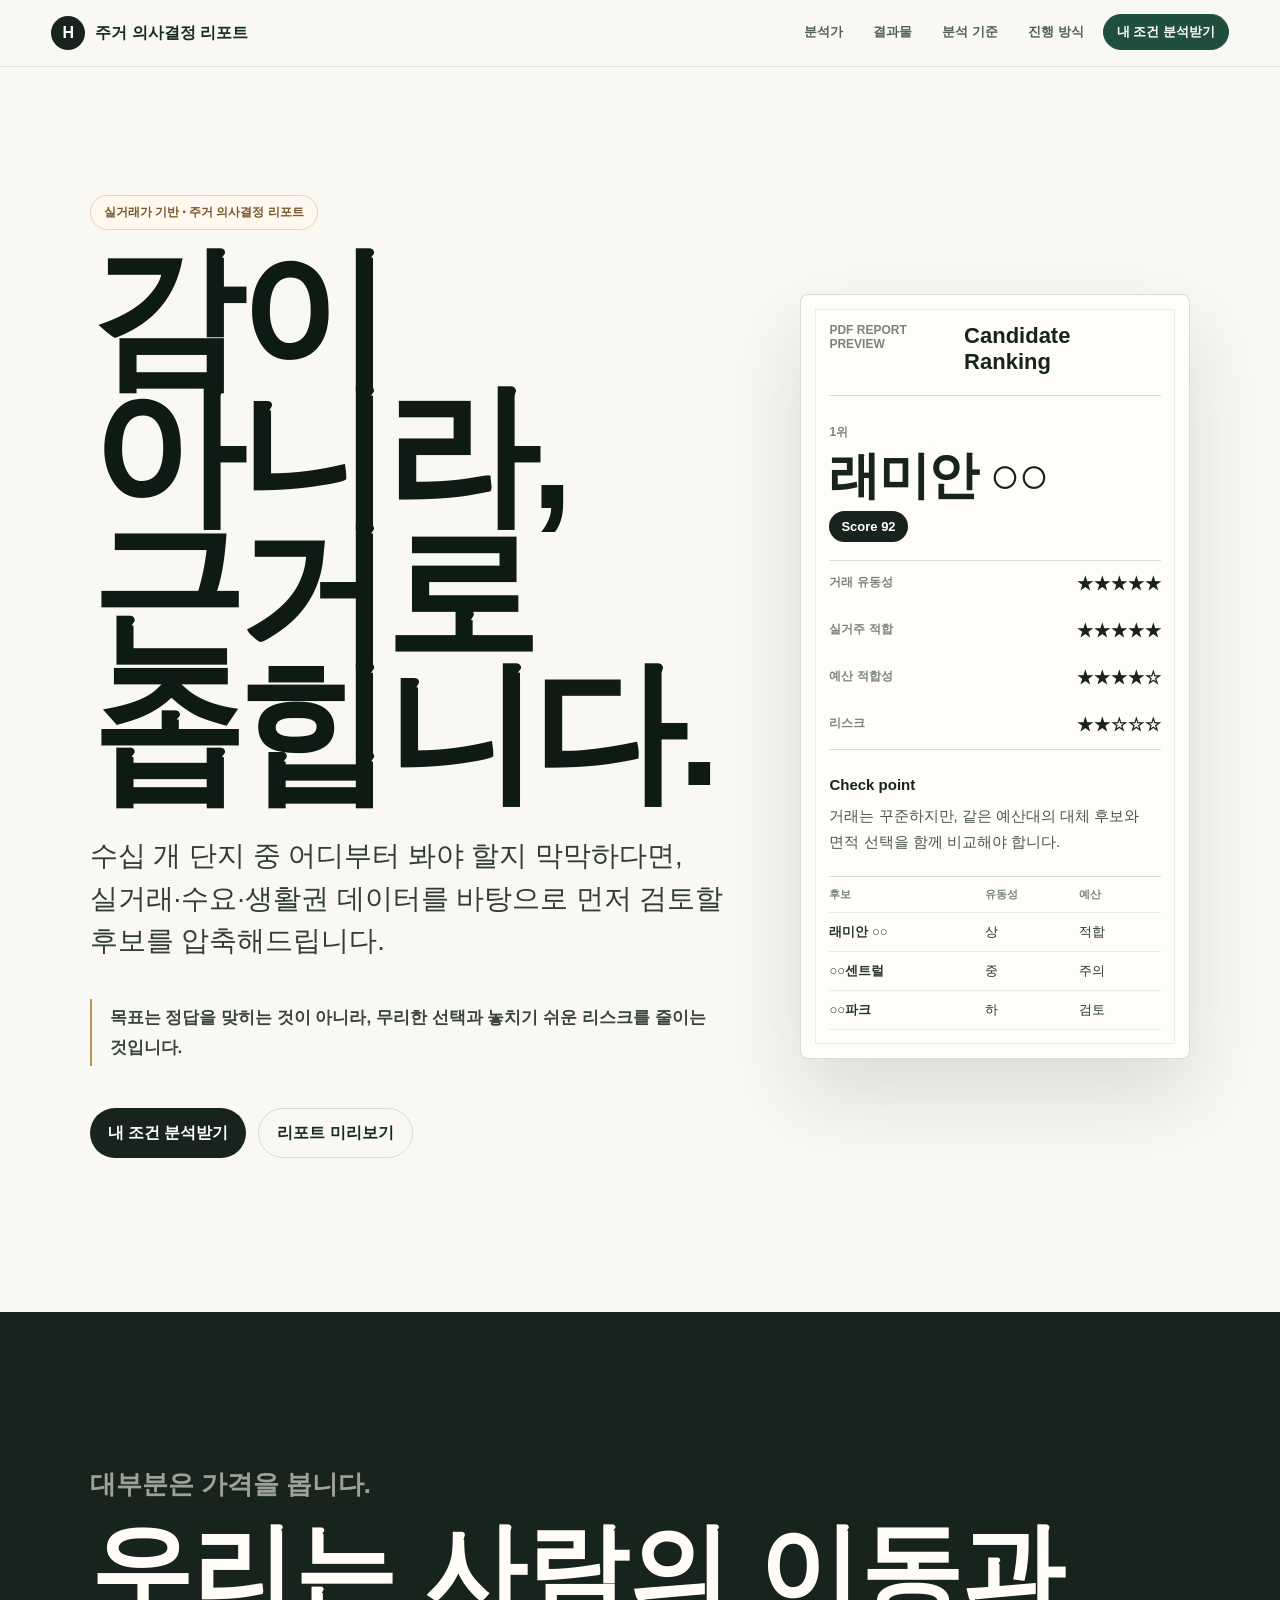
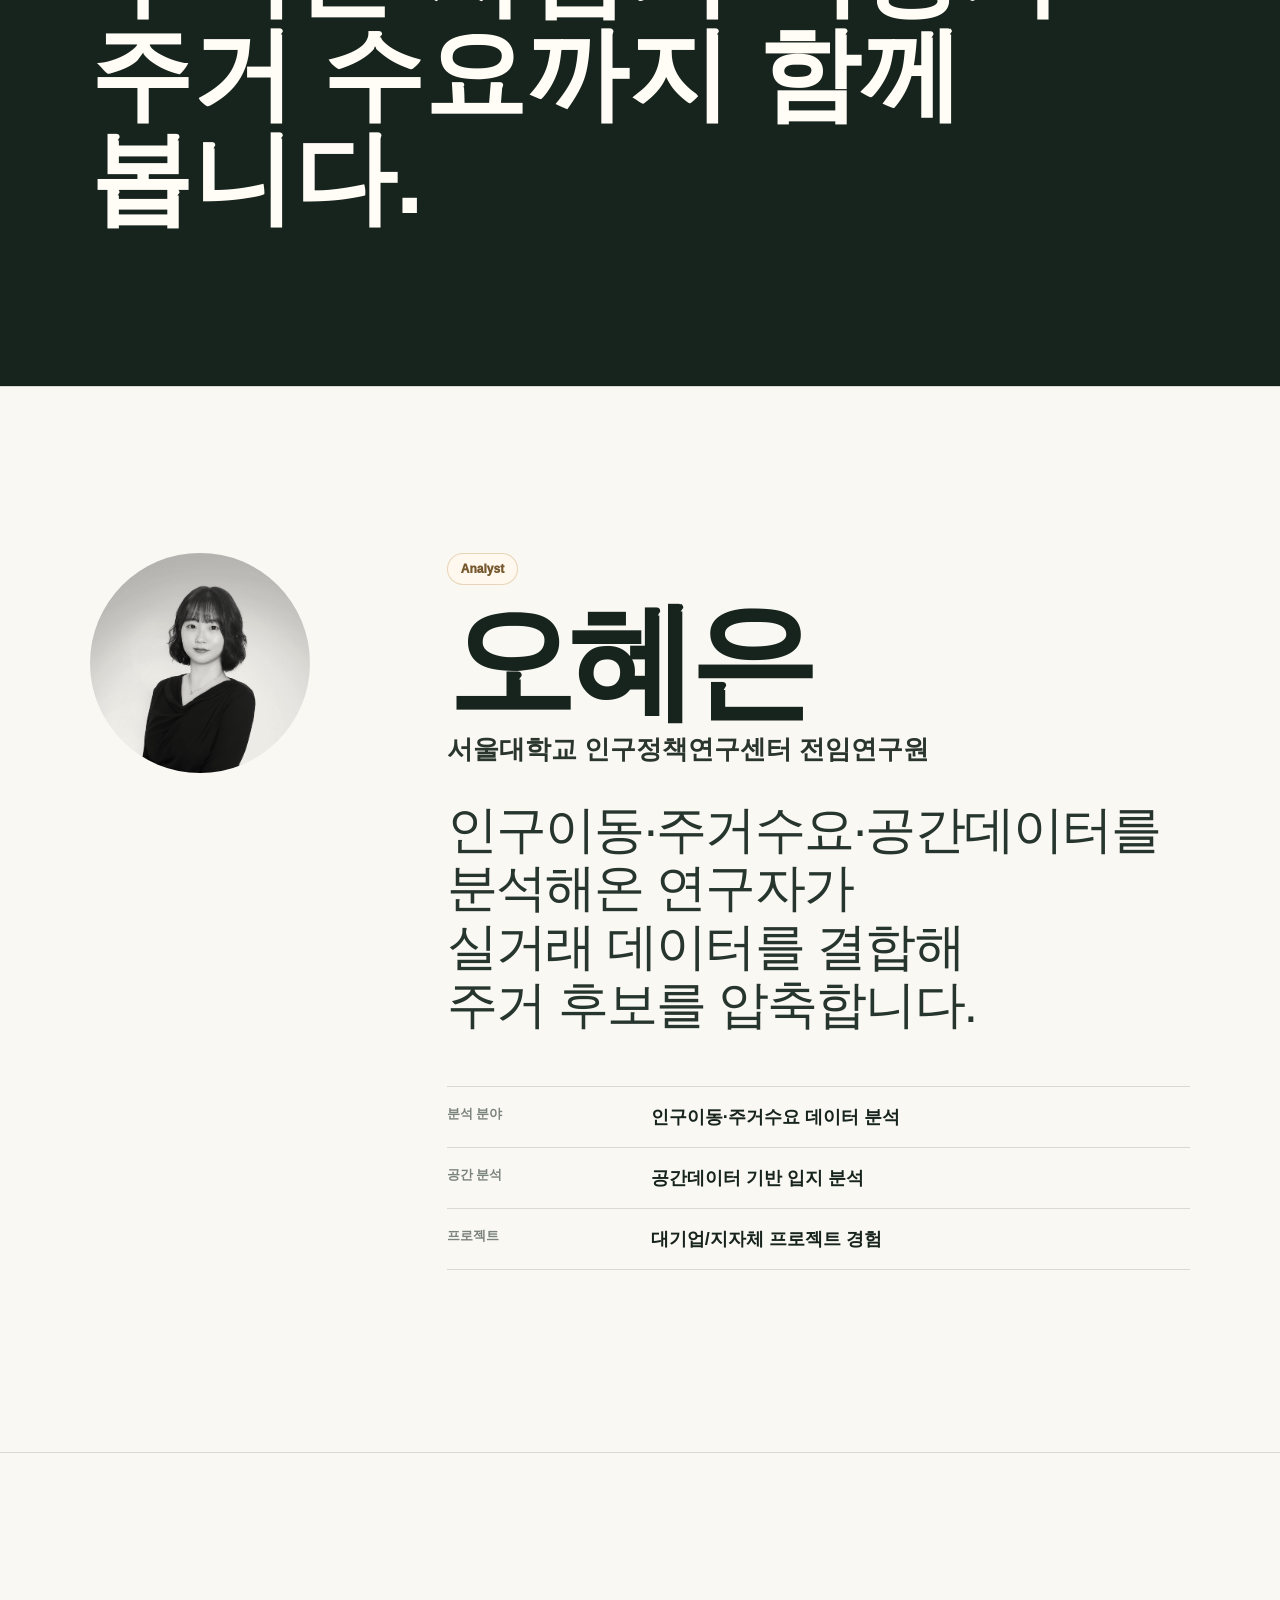
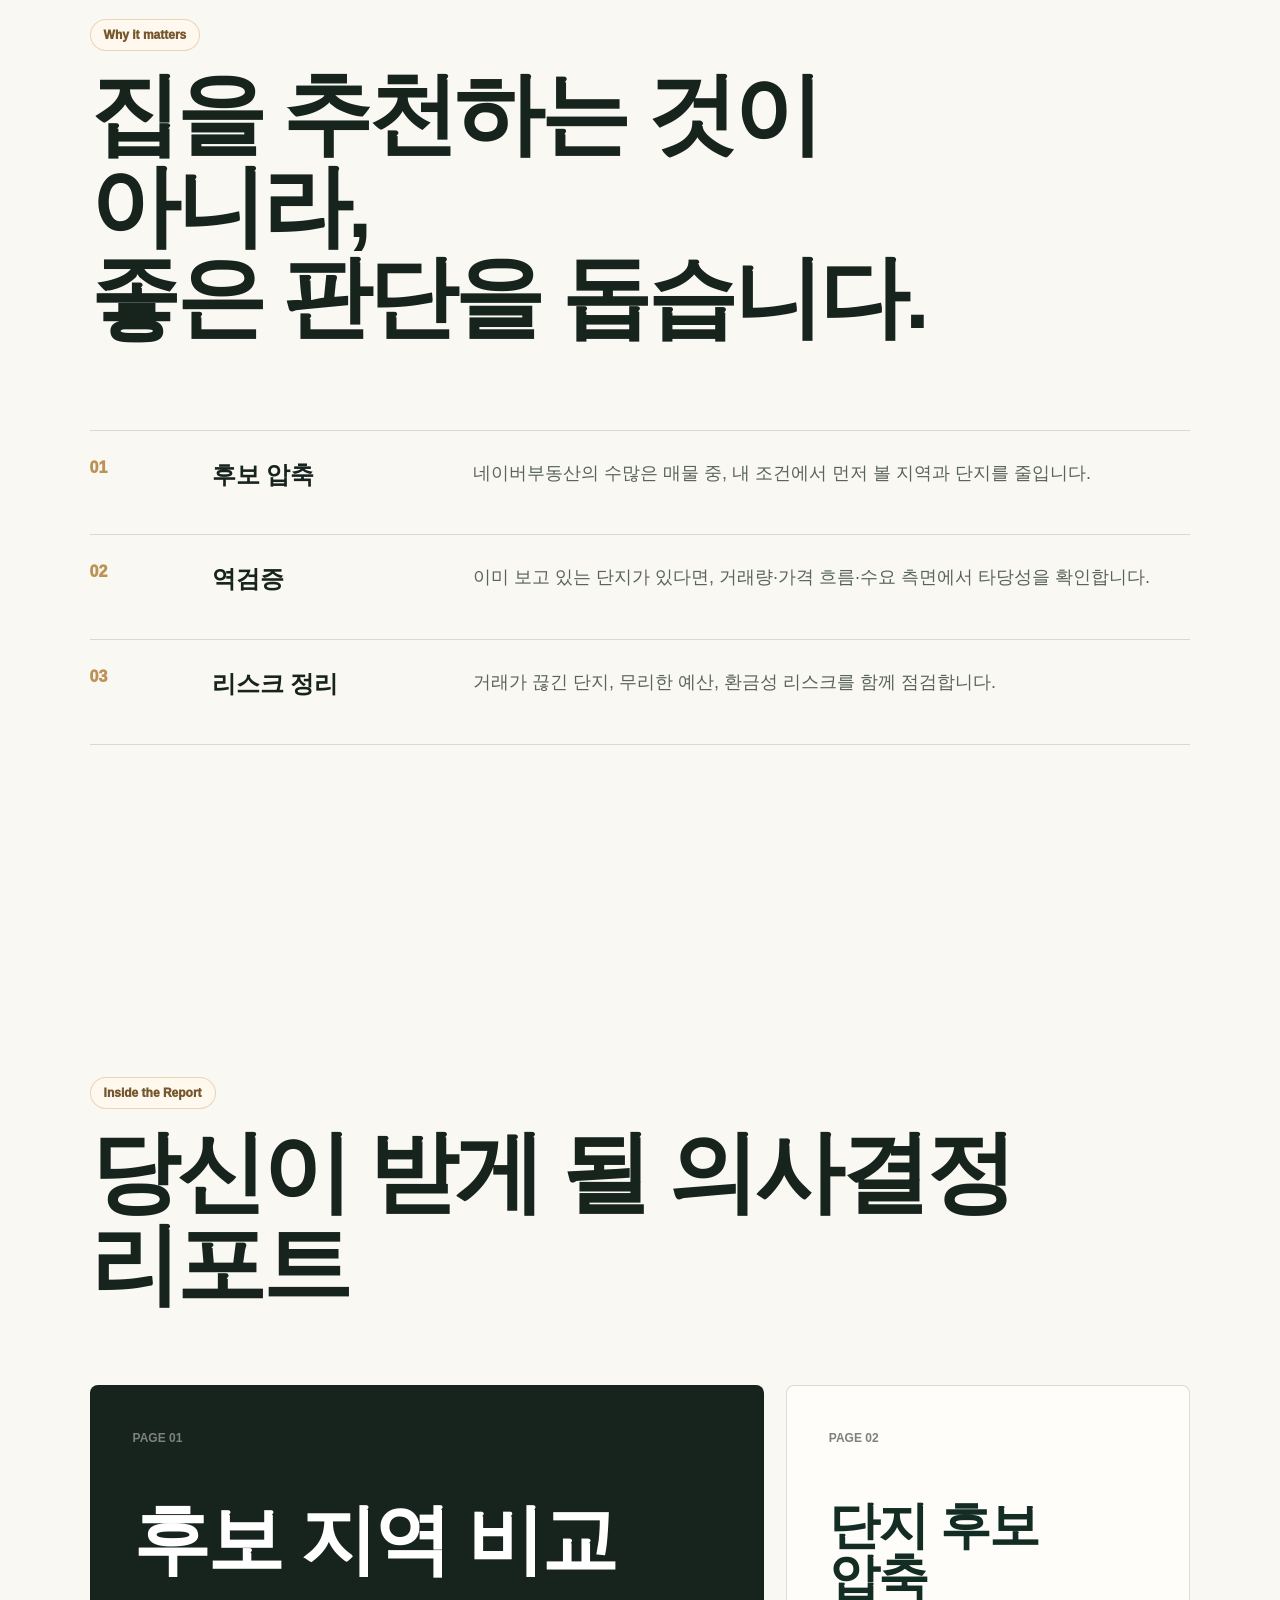
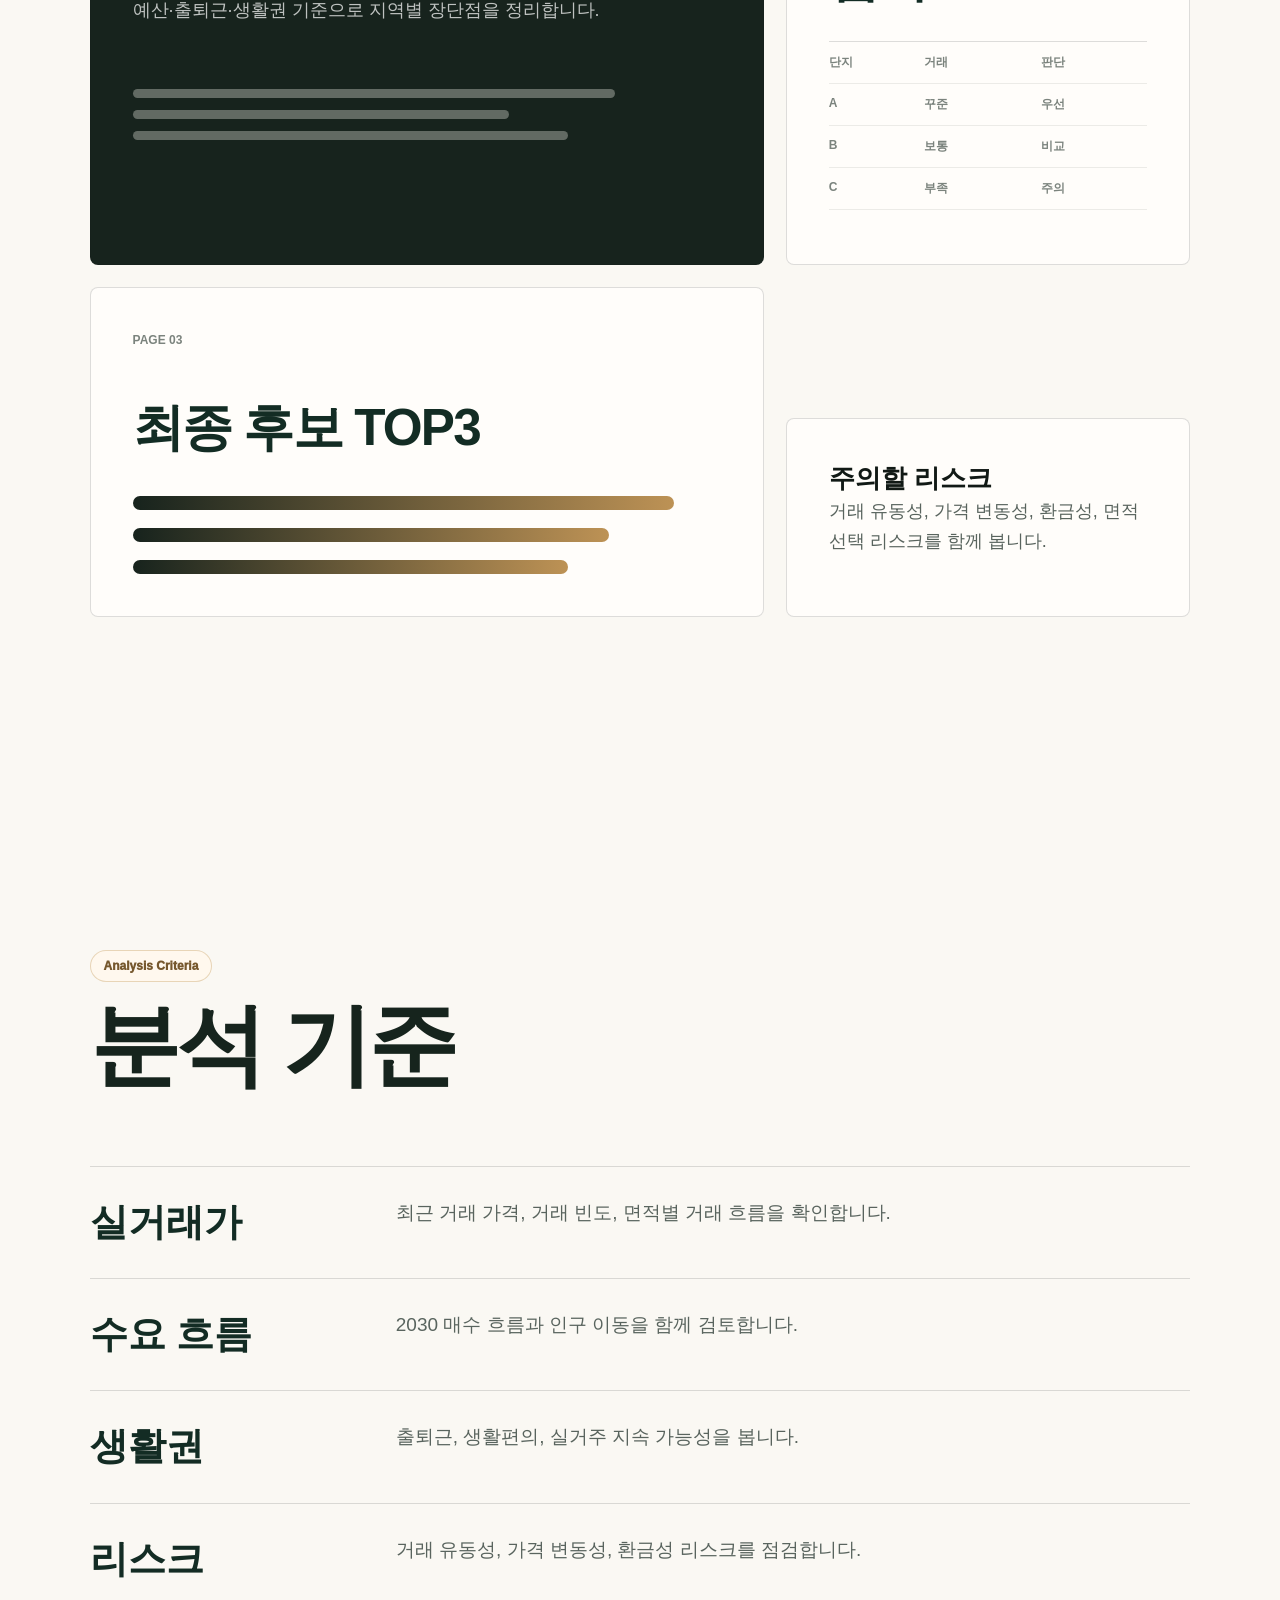
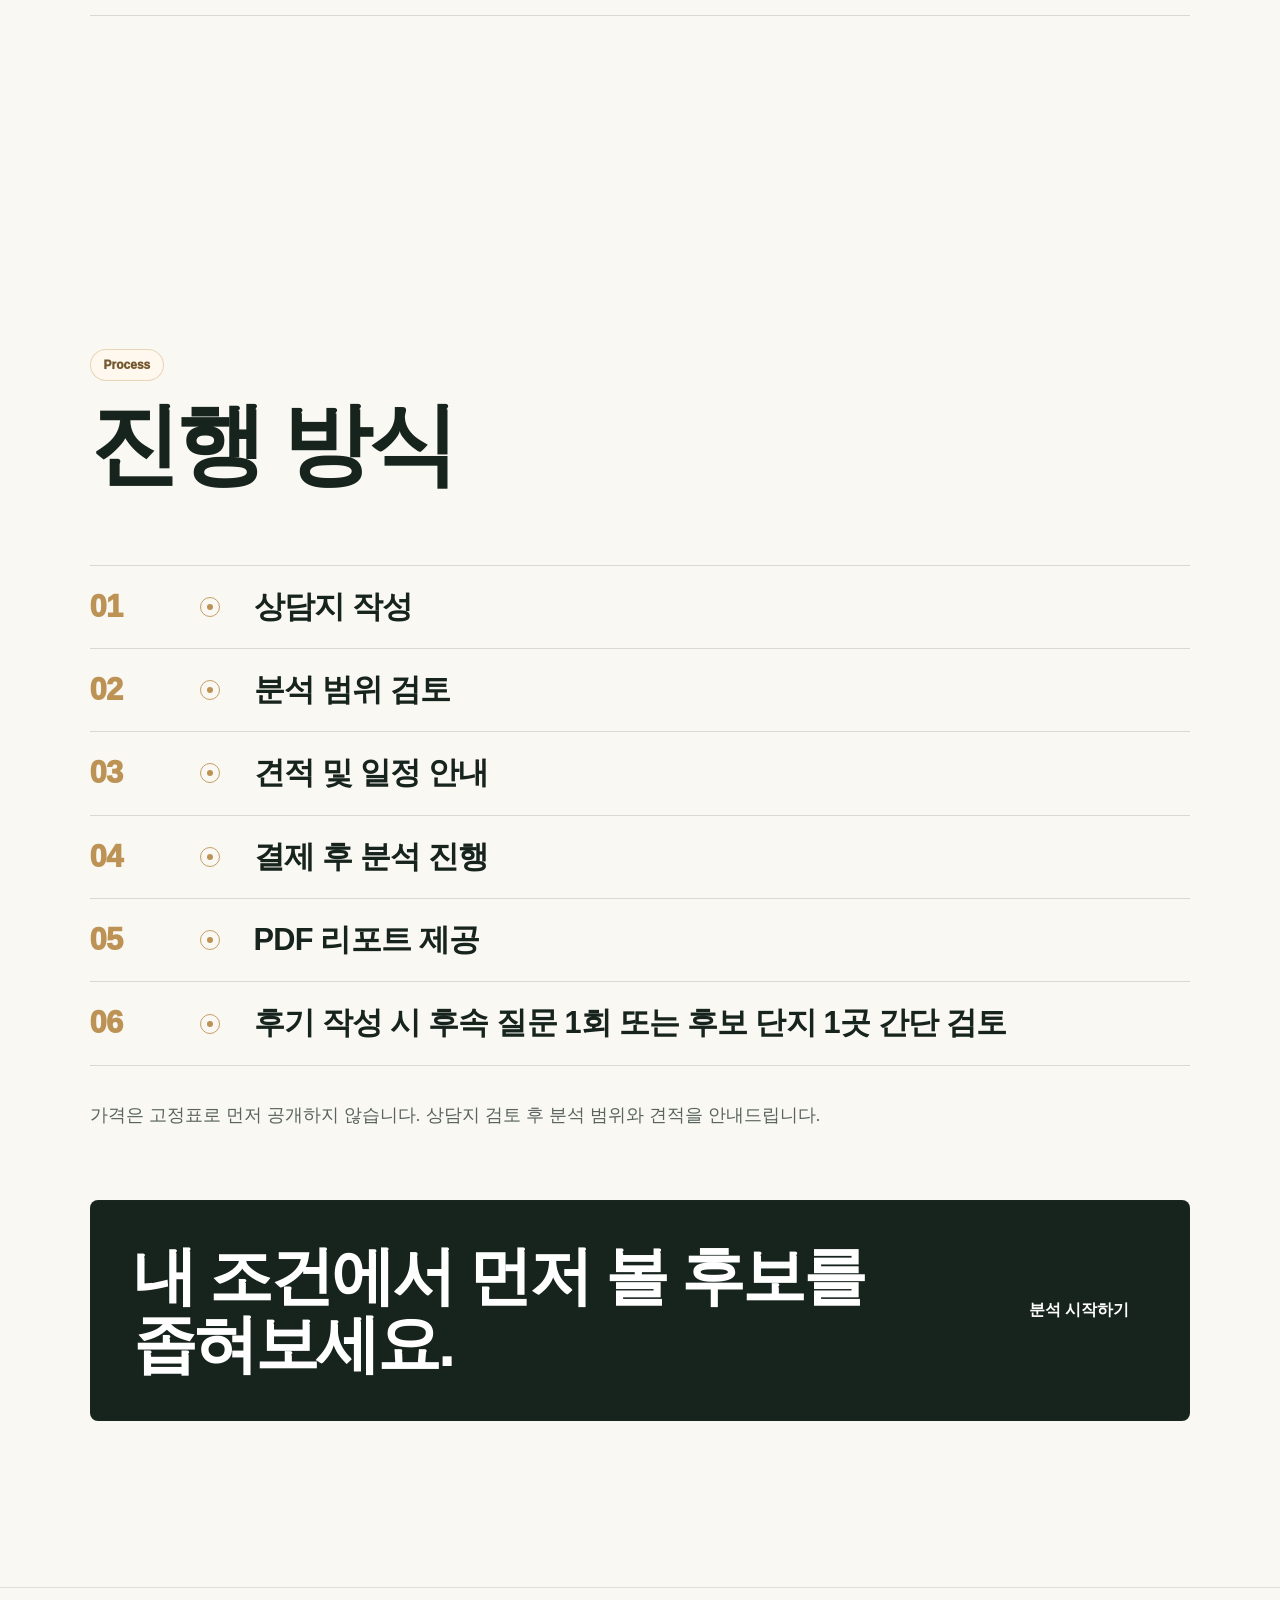
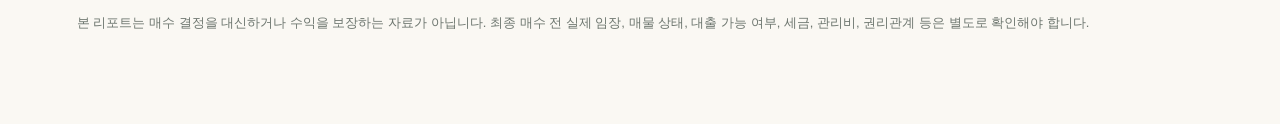
<file: index.html>
<!doctype html>
<html lang="ko">
<head>
  <meta charset="utf-8">
  <meta name="viewport" content="width=device-width, initial-scale=1">
  <title>주거 의사결정 리포트</title>
  <meta name="description" content="실거래가와 수요 데이터 기반 주거 의사결정 리포트">
  <link rel="icon" href="data:,">
  <link rel="stylesheet" href="styles.css">
</head>
<body class="editorial">
  <header class="site-nav editorial-nav">
    <a class="brand" href="index.html"><span>H</span><strong>주거 의사결정 리포트</strong></a>
    <nav>
      <a href="#analyst">분석가</a>
      <a href="#output">결과물</a>
      <a href="#criteria">분석 기준</a>
      <a href="#process">진행 방식</a>
      <a class="nav-cta" href="consultation.html">내 조건 분석받기</a>
    </nav>
  </header>

  <main>
    <section class="editorial-hero">
      <div class="hero-copy">
        <p class="eyebrow">실거래가 기반 · 주거 의사결정 리포트</p>
        <h1>감이 아니라,<br>근거로<br><span class="nowrap">좁힙니다.</span></h1>
        <p class="hero-lead">수십 개 단지 중 어디부터 봐야 할지 막막하다면, 실거래·수요·생활권 데이터를 바탕으로 먼저 검토할 후보를 압축해드립니다.</p>
        <p class="hero-note">목표는 정답을 맞히는 것이 아니라, 무리한 선택과 놓치기 쉬운 리스크를 줄이는 것입니다.</p>
        <div class="hero-actions">
          <a class="btn primary" href="consultation.html">내 조건 분석받기</a>
          <a class="btn ghost" href="#output">리포트 미리보기</a>
        </div>
      </div>

      <aside class="report-preview editorial-report" aria-label="리포트 미리보기">
        <div class="report-head">
          <span>PDF Report Preview</span>
          <strong>Candidate Ranking</strong>
        </div>
        <div class="winner">
          <span>1위</span>
          <h2>래미안 ○○</h2>
          <div class="score">Score 92</div>
        </div>
        <div class="report-metrics">
          <div><span>거래 유동성</span><strong>★★★★★</strong></div>
          <div><span>실거주 적합</span><strong>★★★★★</strong></div>
          <div><span>예산 적합성</span><strong>★★★★☆</strong></div>
          <div><span>리스크</span><strong>★★☆☆☆</strong></div>
        </div>
        <div class="report-comment">
          <b>Check point</b>
          거래는 꾸준하지만, 같은 예산대의 대체 후보와 면적 선택을 함께 비교해야 합니다.
        </div>
        <div class="mini-report-table" aria-label="후보 비교 예시">
          <div><span>후보</span><span>유동성</span><span>예산</span></div>
          <div><strong>래미안 ○○</strong><span>상</span><span>적합</span></div>
          <div><strong>○○센트럴</strong><span>중</span><span>주의</span></div>
          <div><strong>○○파크</strong><span>하</span><span>검토</span></div>
        </div>
      </aside>
    </section>

    <section class="brand-statement" aria-label="브랜드 메시지">
      <p>대부분은 가격을 봅니다.</p>
      <h2>우리는 사람의 이동과 주거 수요까지 함께 봅니다.</h2>
    </section>

    <section class="analyst-editorial" id="analyst">
      <div class="portrait-wrap">
        <img src="ohe-eun-profile.jpg" width="220" height="220" alt="오혜은 프로필 사진">
      </div>
      <div class="analyst-copy">
        <p class="eyebrow">Analyst</p>
        <h2>오혜은</h2>
        <p class="role">서울대학교 인구정책연구센터 전임연구원</p>
        <p class="analyst-statement">인구이동·주거수요·공간데이터를 분석해온 연구자가<br>실거래 데이터를 결합해<br>주거 후보를 압축합니다.</p>
        <dl class="credential-lines">
          <div><dt>분석 분야</dt><dd>인구이동·주거수요 데이터 분석</dd></div>
          <div><dt>공간 분석</dt><dd>공간데이터 기반 입지 분석</dd></div>
          <div><dt>프로젝트</dt><dd>대기업/지자체 프로젝트 경험</dd></div>
        </dl>
      </div>
    </section>

    <section class="trust-section">
      <p class="eyebrow">Why it matters</p>
      <h2>집을 추천하는 것이 아니라,<br>좋은 판단을 돕습니다.</h2>
      <div class="trust-rows">
        <div><span>01</span><strong>후보 압축</strong><p>네이버부동산의 수많은 매물 중, 내 조건에서 먼저 볼 지역과 단지를 줄입니다.</p></div>
        <div><span>02</span><strong>역검증</strong><p>이미 보고 있는 단지가 있다면, 거래량·가격 흐름·수요 측면에서 타당성을 확인합니다.</p></div>
        <div><span>03</span><strong>리스크 정리</strong><p>거래가 끊긴 단지, 무리한 예산, 환금성 리스크를 함께 점검합니다.</p></div>
      </div>
    </section>

    <section class="output-editorial" id="output">
      <div class="section-title">
        <p class="eyebrow">Inside the Report</p>
        <h2>당신이 받게 될 의사결정 리포트</h2>
      </div>
      <div class="report-spread">
        <div class="spread-page cover">
          <span>Page 01</span>
          <h3>후보 지역 비교</h3>
          <p>예산·출퇴근·생활권 기준으로 지역별 장단점을 정리합니다.</p>
          <div class="document-lines light">
            <i></i><i></i><i></i>
          </div>
        </div>
        <div class="spread-page">
          <span>Page 02</span>
          <h3>단지 후보 압축</h3>
          <div class="document-table">
            <div><b>단지</b><b>거래</b><b>판단</b></div>
            <div><span>A</span><span>꾸준</span><span>우선</span></div>
            <div><span>B</span><span>보통</span><span>비교</span></div>
            <div><span>C</span><span>부족</span><span>주의</span></div>
          </div>
        </div>
        <div class="spread-page">
          <span>Page 03</span>
          <h3>최종 후보 TOP3</h3>
          <div class="rank-bars">
            <i style="--w: 92%"></i>
            <i style="--w: 81%"></i>
            <i style="--w: 74%"></i>
          </div>
        </div>
        <div class="spread-note">
          <strong>주의할 리스크</strong>
          <p>거래 유동성, 가격 변동성, 환금성, 면적 선택 리스크를 함께 봅니다.</p>
        </div>
      </div>
    </section>

    <section class="criteria-editorial" id="criteria">
      <div class="section-title">
        <p class="eyebrow">Analysis Criteria</p>
        <h2>분석 기준</h2>
      </div>
      <div class="criteria-list">
        <article><h3>실거래가</h3><p>최근 거래 가격, 거래 빈도, 면적별 거래 흐름을 확인합니다.</p></article>
        <article><h3>수요 흐름</h3><p>2030 매수 흐름과 인구 이동을 함께 검토합니다.</p></article>
        <article><h3>생활권</h3><p>출퇴근, 생활편의, 실거주 지속 가능성을 봅니다.</p></article>
        <article><h3>리스크</h3><p>거래 유동성, 가격 변동성, 환금성 리스크를 점검합니다.</p></article>
      </div>
    </section>

    <section class="process-editorial" id="process">
      <div class="section-title">
        <p class="eyebrow">Process</p>
        <h2>진행 방식</h2>
      </div>
      <ol class="process-list">
        <li><span>01</span><i></i>상담지 작성</li>
        <li><span>02</span><i></i>분석 범위 검토</li>
        <li><span>03</span><i></i>견적 및 일정 안내</li>
        <li><span>04</span><i></i>결제 후 분석 진행</li>
        <li><span>05</span><i></i>PDF 리포트 제공</li>
        <li><span>06</span><i></i>후기 작성 시 후속 질문 1회 또는 후보 단지 1곳 간단 검토</li>
      </ol>
      <p class="aftercare">가격은 고정표로 먼저 공개하지 않습니다. 상담지 검토 후 분석 범위와 견적을 안내드립니다.</p>
      <div class="final-cta editorial-final">
        <h2>내 조건에서 먼저 볼 후보를 좁혀보세요.</h2>
        <a class="btn primary" href="consultation.html">분석 시작하기</a>
      </div>
    </section>
  </main>

  <footer class="site-footer">
    본 리포트는 매수 결정을 대신하거나 수익을 보장하는 자료가 아닙니다. 최종 매수 전 실제 임장, 매물 상태, 대출 가능 여부, 세금, 관리비, 권리관계 등은 별도로 확인해야 합니다.
  </footer>
  <a class="mobile-sticky-cta" href="consultation.html">내 조건 분석받기</a>
</body>
</html>
</file>
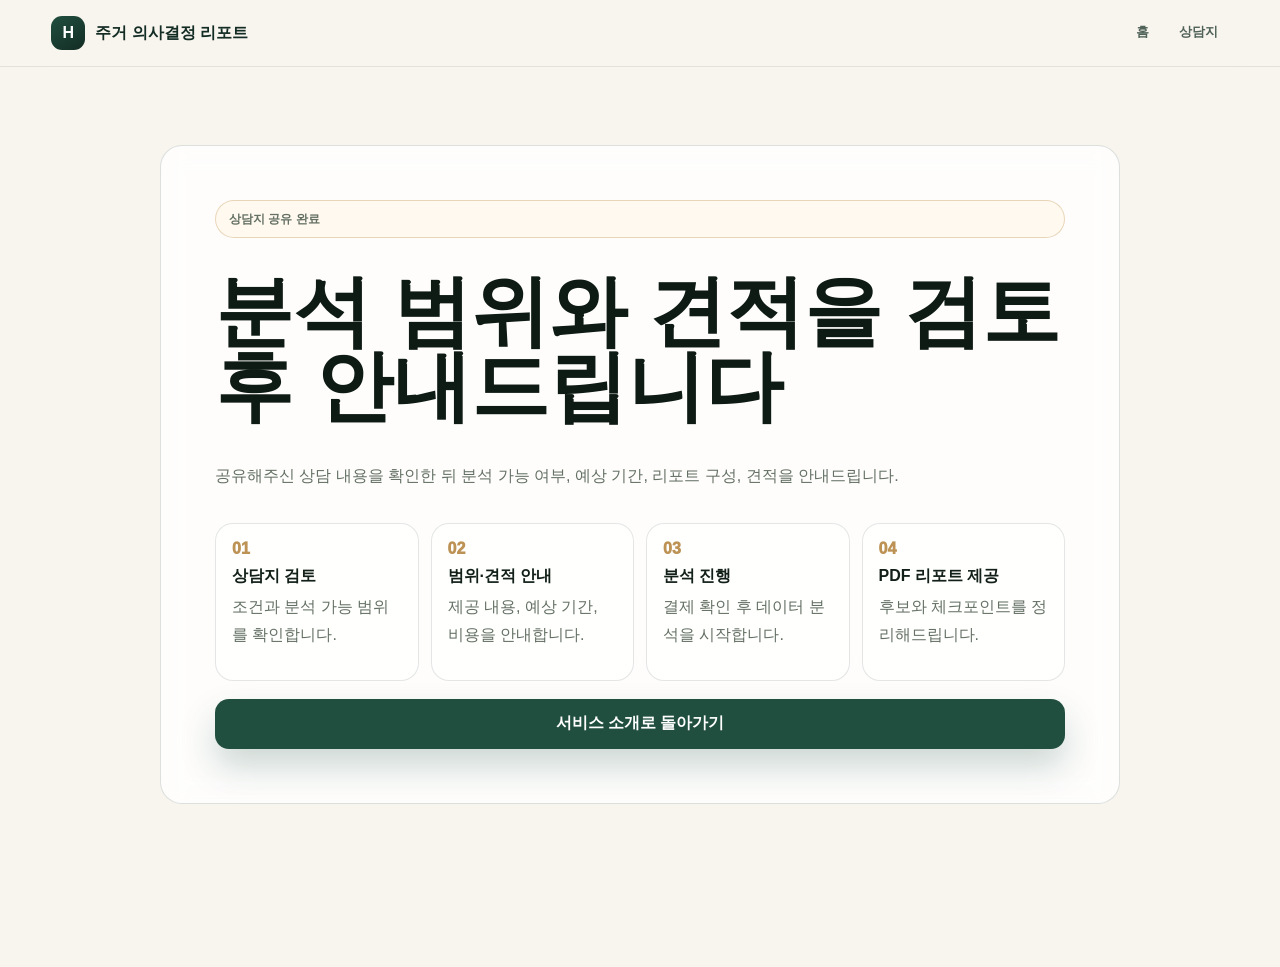
<file: complete.html>
<!doctype html>
<html lang="ko">
<head>
  <meta charset="utf-8">
  <meta name="viewport" content="width=device-width, initial-scale=1">
  <title>상담 완료 | 주거 의사결정 리포트</title>
  <link rel="icon" href="data:,">
  <link rel="stylesheet" href="styles.css">
</head>
<body>
  <header class="site-nav">
    <a class="brand" href="index.html"><span>H</span><strong>주거 의사결정 리포트</strong></a>
    <nav><a href="index.html">홈</a><a href="consultation.html">상담지</a></nav>
  </header>
  <main class="complete-page">
    <section class="complete-card">
      <p class="eyebrow">상담지 공유 완료</p>
      <h1>분석 범위와 견적을 검토 후 안내드립니다</h1>
      <p>공유해주신 상담 내용을 확인한 뒤 분석 가능 여부, 예상 기간, 리포트 구성, 견적을 안내드립니다.</p>
      <div class="next-list">
        <div><span>01</span><strong>상담지 검토</strong><p>조건과 분석 가능 범위를 확인합니다.</p></div>
        <div><span>02</span><strong>범위·견적 안내</strong><p>제공 내용, 예상 기간, 비용을 안내합니다.</p></div>
        <div><span>03</span><strong>분석 진행</strong><p>결제 확인 후 데이터 분석을 시작합니다.</p></div>
        <div><span>04</span><strong>PDF 리포트 제공</strong><p>후보와 체크포인트를 정리해드립니다.</p></div>
      </div>
      <a class="btn primary" href="index.html">서비스 소개로 돌아가기</a>
    </section>
  </main>
</body>
</html>
</file>
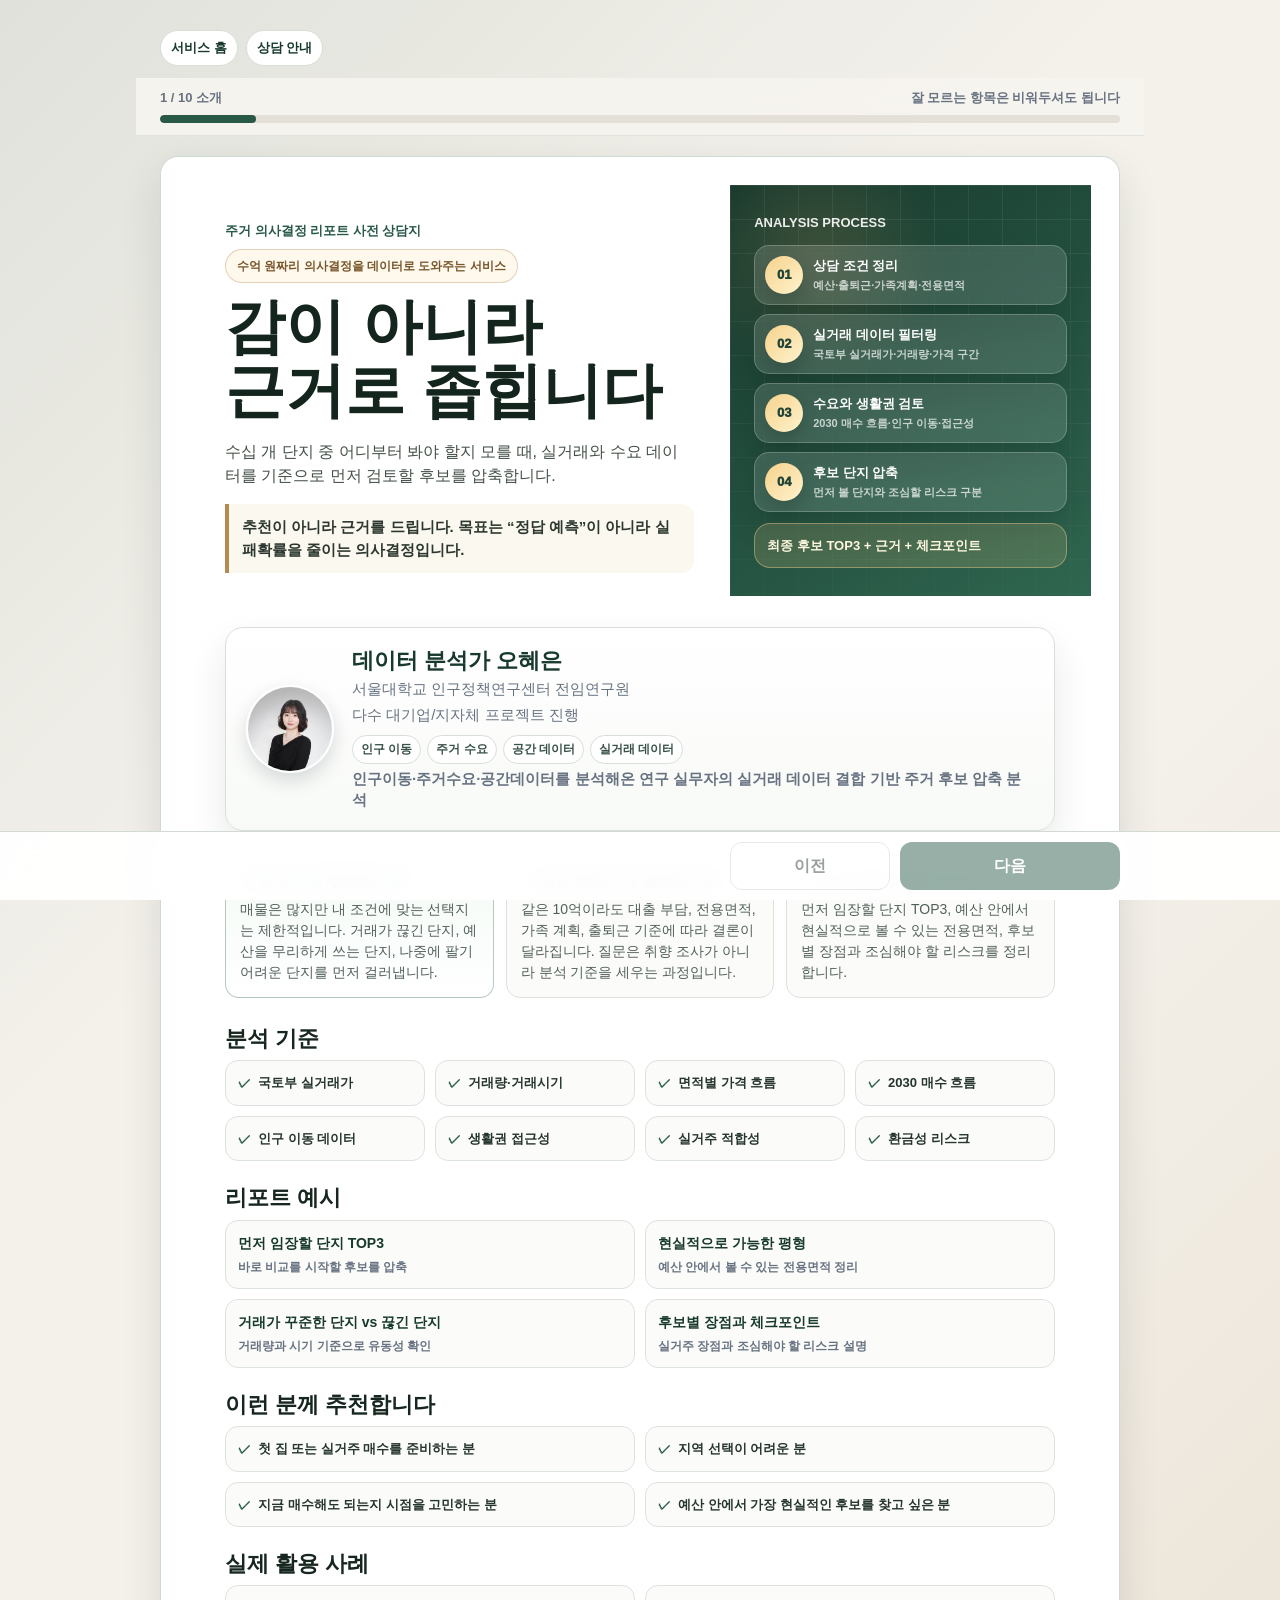
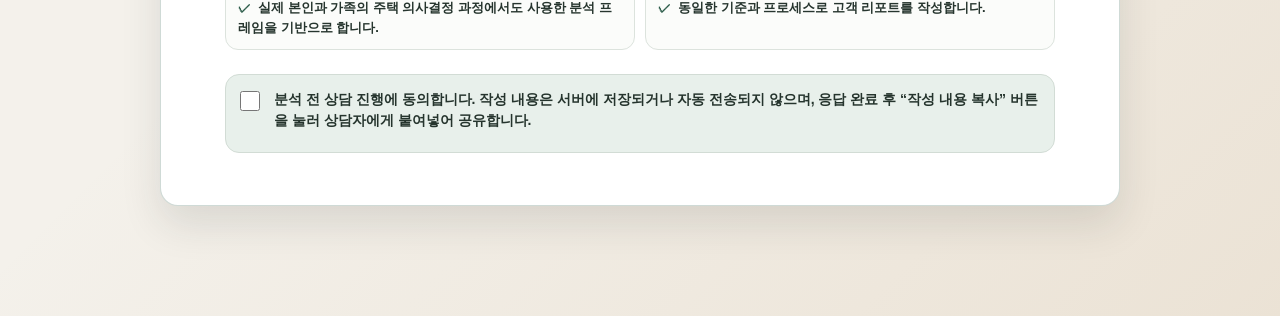
<file: consultation.html>
<!doctype html>
<html lang="ko">
<head>
  <meta charset="utf-8">
  <meta name="viewport" content="width=device-width, initial-scale=1">
  <title>주거 의사결정 리포트 사전 상담지</title>
  <link rel="icon" href="data:,">
  <style>
    :root {
      --bg: #f4f1eb;
      --panel: #ffffff;
      --ink: #1f2933;
      --muted: #687382;
      --line: #d9ded8;
      --strong: #285946;
      --strong-2: #18392d;
      --accent: #b5894f;
      --soft: #e8f0eb;
      --warn: #8a4b24;
      --warn-bg: #fff1df;
      --shadow: 0 18px 40px rgba(32, 44, 38, 0.12);
      --radius: 14px;
    }

    * {
      box-sizing: border-box;
    }

    body {
      margin: 0;
      background:
        linear-gradient(135deg, rgba(40, 89, 70, 0.10), transparent 36%),
        linear-gradient(315deg, rgba(181, 137, 79, 0.14), transparent 42%),
        var(--bg);
      color: var(--ink);
      font-family: -apple-system, BlinkMacSystemFont, "Segoe UI", "Apple SD Gothic Neo", "Noto Sans KR", sans-serif;
      line-height: 1.5;
      letter-spacing: 0;
    }

    button,
    input,
    select,
    textarea {
      font: inherit;
    }

    .page {
      min-height: 100vh;
      padding: 18px 14px 96px;
    }

    .shell {
      width: min(960px, 100%);
      margin: 0 auto;
    }

    .intro {
      padding: 22px 2px 18px;
    }

    .eyebrow {
      margin: 0 0 8px;
      color: var(--strong);
      font-size: 13px;
      font-weight: 800;
    }

    h1 {
      margin: 0;
      font-size: clamp(26px, 7vw, 42px);
      line-height: 1.12;
      letter-spacing: 0;
    }

    .lead {
      max-width: 680px;
      margin: 14px 0 0;
      color: #46515f;
      font-size: 16px;
    }

    .status {
      position: sticky;
      top: 0;
      z-index: 20;
      margin: 0 -14px 14px;
      padding: 10px 14px 12px;
      background: rgba(246, 244, 239, 0.94);
      backdrop-filter: blur(12px);
      border-bottom: 1px solid rgba(217, 222, 216, 0.75);
    }

    .service-return {
      display: flex;
      flex-wrap: wrap;
      gap: 8px;
      margin: 0 0 12px;
      color: var(--muted);
      font-size: 13px;
      font-weight: 800;
    }

    .service-return a {
      border: 1px solid #d7dfd8;
      border-radius: 999px;
      background: #fff;
      color: var(--strong-2);
      padding: 7px 10px;
      text-decoration: none;
    }

    .status-inner {
      width: min(960px, 100%);
      margin: 0 auto;
    }

    .step-row {
      display: flex;
      align-items: center;
      justify-content: space-between;
      gap: 12px;
      margin-bottom: 8px;
      color: var(--muted);
      font-size: 13px;
      font-weight: 700;
    }

    .bar {
      height: 8px;
      overflow: hidden;
      border-radius: 999px;
      background: #e4e0d8;
    }

    .bar span {
      display: block;
      width: 14.285%;
      height: 100%;
      border-radius: inherit;
      background: var(--strong);
      transition: width 180ms ease;
    }

    .card {
      display: none;
      background: var(--panel);
      border: 1px solid var(--line);
      border-radius: 18px;
      box-shadow: var(--shadow);
      padding: 20px;
    }

    .card.active {
      display: block;
    }

    .card h2 {
      margin: 0 0 8px;
      font-size: 22px;
      line-height: 1.2;
      letter-spacing: 0;
    }

    .intro-card {
      overflow: hidden;
      padding: 0;
      border-color: rgba(40, 89, 70, 0.22);
    }

    .hero-grid {
      display: grid;
      gap: 0;
      align-items: start;
    }

    .hero-copy {
      padding: 24px;
    }

    .hero-kicker {
      display: inline-flex;
      align-items: center;
      gap: 8px;
      margin-bottom: 12px;
      border: 1px solid rgba(181, 137, 79, 0.36);
      border-radius: 999px;
      background: #fff8ed;
      color: #77562a;
      padding: 7px 11px;
      font-size: 12px;
      font-weight: 900;
    }

    .hero-title {
      margin: 0;
      max-width: 660px;
      font-size: clamp(34px, 9vw, 60px);
      line-height: 1.08;
      color: #14251d;
    }

    .hero-title .line {
      display: block;
      white-space: nowrap;
    }

    .hero-subtitle {
      margin: 16px 0 0;
      color: #445047;
      font-size: 16px;
    }

    .hero-promise {
      margin: 16px 0 0;
      border-left: 4px solid var(--accent);
      background: #fbf8f0;
      color: #2c382f;
      padding: 12px 13px;
      border-radius: 0 12px 12px 0;
      font-size: 15px;
      font-weight: 800;
    }

    .analyst {
      display: grid;
      grid-template-columns: 88px 1fr;
      align-items: center;
      gap: 18px;
      margin: 18px 24px 24px;
      padding: 20px;
      border: 1px solid #d7dfd8;
      border-radius: 18px;
      background: linear-gradient(180deg, #ffffff, #f8faf7);
      box-shadow: 0 18px 36px rgba(32, 44, 38, 0.10);
    }

    .analyst img {
      width: 88px;
      height: 88px;
      border-radius: 50%;
      object-fit: cover;
      object-position: 50% 32%;
      border: 2px solid #fff;
      box-shadow: 0 8px 18px rgba(31, 41, 51, 0.16);
    }

    .analyst strong {
      display: block;
      color: var(--strong-2);
      font-size: 22px;
      line-height: 1.18;
    }

    .analyst span {
      display: block;
      margin-top: 5px;
      color: var(--muted);
      font-size: 15px;
      line-height: 1.38;
    }

    .expertise-tags {
      display: flex;
      flex-wrap: wrap;
      gap: 6px;
      margin-top: 10px;
    }

    .expertise-tags span {
      display: inline-flex;
      margin: 0;
      border: 1px solid #d7dfd8;
      border-radius: 999px;
      background: #fff;
      color: #385247;
      padding: 5px 8px;
      font-size: 12px;
      font-weight: 850;
    }

    .analyst-focus {
      display: block;
      margin-top: 12px;
      color: var(--strong-2);
      font-size: 15px;
      font-weight: 900;
      line-height: 1.45;
    }

    .analysis-visual {
      position: relative;
      min-height: 0;
      padding: 18px;
      background:
        radial-gradient(circle at 24% 18%, rgba(181, 137, 79, 0.22), transparent 28%),
        linear-gradient(145deg, #18392d, #2f6650);
      color: #fff;
      overflow: hidden;
      align-self: start;
    }

    .analysis-visual::before {
      content: "";
      position: absolute;
      inset: 0;
      background-image:
        linear-gradient(rgba(255, 255, 255, 0.08) 1px, transparent 1px),
        linear-gradient(90deg, rgba(255, 255, 255, 0.08) 1px, transparent 1px);
      background-size: 34px 34px;
      mask-image: linear-gradient(180deg, rgba(0,0,0,0.9), rgba(0,0,0,0.25));
    }

    .flow-title {
      position: relative;
      z-index: 1;
      margin-bottom: 12px;
      color: rgba(255, 255, 255, 0.9);
      font-size: 13px;
      font-weight: 900;
      text-transform: uppercase;
    }

    .flow-map {
      position: relative;
      z-index: 1;
      display: grid;
      gap: 9px;
    }

    .flow-node {
      position: relative;
      display: grid;
      grid-template-columns: 38px 1fr;
      gap: 10px;
      align-items: center;
      border: 1px solid rgba(255, 255, 255, 0.22);
      border-radius: 15px;
      background: rgba(255, 255, 255, 0.13);
      backdrop-filter: blur(10px);
      padding: 10px;
      box-shadow: 0 16px 30px rgba(0, 0, 0, 0.13);
    }

    .flow-index {
      width: 38px;
      height: 38px;
      border-radius: 50%;
      background: linear-gradient(135deg, #f6d28c, #fff3cd);
      color: #214438;
      font-size: 13px;
      font-weight: 950;
      line-height: 38px;
      text-align: center;
      box-shadow: 0 8px 18px rgba(0, 0, 0, 0.16);
    }

    .flow-node strong {
      display: block;
      color: #fff;
      font-size: 13px;
    }

    .flow-node span {
      display: block;
      margin-top: 2px;
      color: rgba(255, 255, 255, 0.72);
      font-size: 11px;
      font-weight: 700;
    }

    .flow-output {
      position: relative;
      z-index: 1;
      margin-top: 11px;
      border: 1px solid rgba(246, 210, 140, 0.42);
      border-radius: 16px;
      background: rgba(246, 210, 140, 0.16);
      color: #fff7df;
      padding: 12px;
      font-size: 13px;
      font-weight: 900;
    }

    .intro-panels {
      display: grid;
      gap: 12px;
      padding: 0 24px 24px;
    }

    .intro-panel {
      border: 1px solid #dce3dd;
      border-radius: 14px;
      background: #fbfcfa;
      padding: 14px;
    }

    .intro-panel.featured {
      border-color: rgba(40, 89, 70, 0.32);
      background: linear-gradient(180deg, #f3faf5, #ffffff);
    }

    .intro-panel strong {
      display: block;
      margin-bottom: 6px;
      color: var(--strong-2);
      font-size: 15px;
    }

    .intro-panel p {
      margin: 0;
      color: #52605a;
      font-size: 14px;
    }

    .proof-section {
      padding: 0 24px 24px;
    }

    .section-title {
      margin: 0 0 10px;
      color: #17261f;
      font-size: 15px;
      font-weight: 950;
    }

    .source-grid,
    .deliverable-grid,
    .fit-grid {
      display: grid;
      grid-template-columns: 1fr;
      gap: 10px;
    }

    .source-chip,
    .deliverable-item,
    .fit-item {
      border: 1px solid #dce3dd;
      border-radius: 13px;
      background: #fbfcfa;
      padding: 12px;
      color: #26352e;
      font-size: 13px;
      font-weight: 800;
    }

    .source-chip::before,
    .fit-item::before {
      content: "✓";
      display: inline-block;
      margin-right: 7px;
      color: var(--strong);
      font-weight: 950;
    }

    .deliverable-item strong {
      display: block;
      margin-bottom: 4px;
      color: var(--strong-2);
      font-size: 14px;
    }

    .deliverable-item span {
      display: block;
      color: var(--muted);
      font-size: 12px;
      font-weight: 700;
    }

    .process {
      display: grid;
      gap: 8px;
    }

    .process-step {
      display: grid;
      grid-template-columns: 34px 1fr;
      align-items: center;
      gap: 10px;
      border: 1px solid #dce3dd;
      border-radius: 14px;
      background: #fff;
      padding: 10px;
    }

    .process-step b {
      width: 34px;
      height: 34px;
      border-radius: 50%;
      background: var(--strong);
      color: #fff;
      line-height: 34px;
      text-align: center;
      font-size: 13px;
    }

    .process-step span {
      color: #2f3b34;
      font-weight: 850;
      font-size: 13px;
    }

    .consent-box {
      margin: 0 24px 24px;
      border: 1px solid #d2dcd5;
      border-radius: 14px;
      background: var(--soft);
      padding: 14px;
    }

    .consent-row {
      display: grid;
      grid-template-columns: 24px 1fr;
      gap: 10px;
      align-items: start;
      cursor: pointer;
      font-weight: 800;
      color: #25342d;
    }

    .consent-row input {
      width: 20px;
      height: 20px;
      margin: 2px 0 0;
      accent-color: var(--strong);
    }

    .section-note {
      margin: 0 0 20px;
      color: var(--muted);
      font-size: 14px;
    }

    .grid {
      display: grid;
      gap: 14px;
    }

    .grid.two {
      grid-template-columns: 1fr;
    }

    label,
    .field-label {
      display: block;
      margin-bottom: 7px;
      font-size: 14px;
      font-weight: 800;
      color: #24312b;
    }

    .hint {
      margin: 7px 0 0;
      color: var(--muted);
      font-size: 12px;
    }

    input[type="text"],
    input[type="email"],
    input[type="tel"],
    input[type="number"],
    select,
    textarea {
      width: 100%;
      min-height: 48px;
      border: 1px solid #cfd6d0;
      border-radius: 10px;
      background: #fff;
      color: var(--ink);
      padding: 11px 12px;
      outline: none;
    }

    textarea {
      min-height: 112px;
      resize: vertical;
    }

    input:focus,
    select:focus,
    textarea:focus {
      border-color: var(--strong);
      box-shadow: 0 0 0 3px rgba(49, 92, 75, 0.16);
    }

    details {
      margin-top: 8px;
      border: 1px solid #dde4dd;
      border-radius: 10px;
      background: #fbfcfa;
      padding: 10px 12px;
      color: var(--muted);
      font-size: 13px;
    }

    summary {
      cursor: pointer;
      color: var(--strong);
      font-weight: 800;
    }

    .money-row {
      display: grid;
      grid-template-columns: 1fr auto;
      align-items: center;
      gap: 8px;
    }

    .unit {
      min-width: 42px;
      color: var(--muted);
      font-weight: 800;
      text-align: right;
    }

    .total-box {
      border: 1px solid #d6dfd8;
      border-radius: 12px;
      background: var(--soft);
      padding: 14px;
    }

    .total-box span {
      display: block;
      color: var(--muted);
      font-size: 13px;
      font-weight: 800;
    }

    .total-box strong {
      display: block;
      margin-top: 4px;
      color: var(--strong-2);
      font-size: 26px;
      letter-spacing: 0;
    }

    .choice-grid {
      display: grid;
      grid-template-columns: 1fr;
      gap: 10px;
    }

    .choice-grid.two {
      grid-template-columns: repeat(2, minmax(0, 1fr));
    }

    .choice {
      min-height: 48px;
      border: 1px solid #ccd5ce;
      border-radius: 12px;
      background: #fff;
      color: #26332d;
      padding: 11px 12px;
      text-align: left;
      cursor: pointer;
    }

    .choice strong {
      display: block;
      font-size: 15px;
    }

    .choice span {
      display: block;
      margin-top: 3px;
      color: var(--muted);
      font-size: 12px;
    }

    .choice.selected {
      border-color: var(--strong);
      background: var(--soft);
      box-shadow: 0 0 0 2px rgba(49, 92, 75, 0.12) inset;
    }

    .slider-block {
      padding: 14px;
      border: 1px solid #dce2dc;
      border-radius: 12px;
      background: #fbfcfa;
    }

    .slider-head {
      display: flex;
      align-items: baseline;
      justify-content: space-between;
      gap: 12px;
      margin-bottom: 10px;
    }

    .slider-head strong {
      font-size: 14px;
    }

    .slider-value {
      color: var(--strong-2);
      font-size: 20px;
      font-weight: 900;
      white-space: nowrap;
    }

    input[type="range"] {
      width: 100%;
      accent-color: var(--strong);
    }

    .conditional {
      display: none;
      margin-top: 14px;
      padding-top: 14px;
      border-top: 1px solid var(--line);
    }

    .conditional.show {
      display: block;
    }

    .priority-grid {
      display: grid;
      grid-template-columns: 1fr;
      gap: 10px;
    }

    .priority {
      position: relative;
      min-height: 48px;
      border: 1px solid #ccd5ce;
      border-radius: 12px;
      background: #fff;
      color: #26332d;
      padding: 12px 44px 12px 12px;
      text-align: left;
      cursor: pointer;
    }

    .priority .rank {
      position: absolute;
      top: 50%;
      right: 10px;
      width: 28px;
      height: 28px;
      transform: translateY(-50%);
      border-radius: 50%;
      background: #edf1ed;
      color: var(--muted);
      font-size: 13px;
      font-weight: 900;
      line-height: 28px;
      text-align: center;
    }

    .priority.selected {
      border-color: var(--strong);
      background: var(--soft);
    }

    .priority.selected .rank {
      background: var(--strong);
      color: #fff;
    }

    .selected-list {
      margin: 14px 0 0;
      padding: 12px;
      border-radius: 12px;
      background: #f5f8f5;
      color: var(--muted);
      font-size: 13px;
    }

    .actions {
      position: fixed;
      right: 0;
      bottom: 0;
      left: 0;
      z-index: 30;
      border-top: 1px solid rgba(209, 216, 210, 0.95);
      background: rgba(255, 255, 255, 0.95);
      backdrop-filter: blur(12px);
      padding: 10px 14px max(10px, env(safe-area-inset-bottom));
    }

    .actions-inner {
      display: grid;
      grid-template-columns: 0.9fr 1.3fr;
      gap: 10px;
      width: min(960px, 100%);
      margin: 0 auto;
    }

    .btn {
      min-height: 48px;
      border: 0;
      border-radius: 12px;
      padding: 11px 14px;
      font-weight: 900;
      cursor: pointer;
    }

    .btn.secondary {
      border: 1px solid #cbd4ce;
      background: #fff;
      color: #2b3830;
    }

    .btn.primary {
      background: var(--strong);
      color: #fff;
    }

    .btn.primary:hover {
      background: var(--strong-2);
    }

    a.btn {
      display: inline-flex;
      align-items: center;
      justify-content: center;
      text-decoration: none;
    }

    .btn:disabled {
      cursor: not-allowed;
      opacity: 0.48;
    }

    .summary-box {
      display: grid;
      gap: 10px;
    }

    .summary-item {
      border: 1px solid #dce2dc;
      border-radius: 12px;
      background: #fbfcfa;
      padding: 12px;
    }

    .summary-item strong {
      display: block;
      margin-bottom: 4px;
      color: var(--strong-2);
      font-size: 13px;
    }

    .summary-item p {
      margin: 0;
      color: #354238;
      font-size: 14px;
      white-space: pre-wrap;
    }

    .notice {
      margin-top: 16px;
      border: 1px solid #f0d4b8;
      border-radius: 12px;
      background: var(--warn-bg);
      color: var(--warn);
      padding: 13px;
      font-size: 13px;
    }

    .service-box {
      margin-top: 18px;
      border: 1px solid #cfdcd3;
      border-radius: var(--radius);
      background: #ffffff;
      padding: 16px;
      box-shadow: 0 10px 28px rgba(32, 44, 38, 0.08);
    }

    .service-box strong {
      display: block;
      margin-bottom: 8px;
      color: var(--strong-2);
      font-size: 16px;
    }

    .service-box p {
      margin: 0;
      color: #4d5964;
      font-size: 14px;
    }

    .toast {
      display: none;
      position: fixed;
      left: 50%;
      bottom: 78px;
      z-index: 50;
      width: calc(100% - 28px);
      max-width: 420px;
      transform: translateX(-50%);
      border-radius: 12px;
      background: #1f2933;
      color: #fff;
      padding: 12px 14px;
      text-align: center;
      box-shadow: var(--shadow);
    }

    .toast.show {
      display: block;
    }

    @media (min-width: 720px) {
      .page {
        padding: 30px 24px 110px;
      }

      .status {
        margin: 0 -24px 20px;
        padding-right: 24px;
        padding-left: 24px;
      }

      .intro {
        padding-top: 36px;
      }

      .card {
        padding: 28px;
      }

      .grid.two {
        grid-template-columns: repeat(2, minmax(0, 1fr));
      }

      .choice-grid {
        grid-template-columns: repeat(3, minmax(0, 1fr));
      }

      .choice-grid.two {
        grid-template-columns: repeat(3, minmax(0, 1fr));
      }

      .priority-grid {
        grid-template-columns: repeat(2, minmax(0, 1fr));
      }

      .actions-inner {
        grid-template-columns: 160px 220px;
        justify-content: end;
      }

      .hero-grid {
        grid-template-columns: minmax(0, 1.08fr) minmax(300px, 0.72fr);
        align-items: start;
      }

      .hero-copy {
        padding: 36px;
      }

      .analysis-visual {
        min-height: 0;
        padding: 28px 24px;
        align-self: start;
      }

      .analyst {
        margin-right: 36px;
        margin-left: 36px;
      }

      .intro-panels {
        grid-template-columns: repeat(3, minmax(0, 1fr));
        padding: 0 36px 28px;
      }

      .proof-section {
        padding-right: 36px;
        padding-left: 36px;
      }

      .source-grid {
        grid-template-columns: repeat(4, minmax(0, 1fr));
      }

      .deliverable-grid {
        grid-template-columns: repeat(2, minmax(0, 1fr));
      }

      .fit-grid {
        grid-template-columns: repeat(2, minmax(0, 1fr));
      }

      .process {
        grid-template-columns: repeat(5, minmax(0, 1fr));
      }

      .process-step {
        grid-template-columns: 1fr;
        justify-items: center;
        text-align: center;
      }

      .consent-box {
        margin-right: 36px;
        margin-left: 36px;
      }
    }

    @media (max-width: 390px) {
      .hero-title {
        font-size: 31px;
      }

      .hero-title .line {
        white-space: normal;
      }

      .analyst {
        grid-template-columns: 64px 1fr;
        align-items: flex-start;
        padding: 14px;
        gap: 12px;
      }

      .analyst img {
        width: 64px;
        height: 64px;
      }

      .analyst strong {
        font-size: 18px;
      }

      .analyst span {
        font-size: 13px;
      }
    }
  </style>
</head>
<body>
  <main class="page">
    <div class="shell">
      <nav class="service-return" aria-label="서비스 메뉴">
        <a href="index.html">서비스 홈</a>
        <a href="consultation.html">상담 안내</a>
      </nav>

      <div class="status" aria-live="polite">
        <div class="status-inner">
          <div class="step-row">
            <span id="stepLabel">1 / 8 소개</span>
            <span id="stepHint">잘 모르는 항목은 비워두셔도 됩니다</span>
          </div>
          <div class="bar" aria-hidden="true"><span id="progressBar"></span></div>
        </div>
      </div>

      <form id="consultForm">
        <section class="card intro-card active" data-step="소개">
          <div class="hero-grid">
            <div class="hero-copy">
              <p class="eyebrow">주거 의사결정 리포트 사전 상담지</p>
              <div class="hero-kicker">수억 원짜리 의사결정을 데이터로 도와주는 서비스</div>
              <h1 class="hero-title"><span class="line">감이 아니라</span><span class="line">근거로 좁힙니다</span></h1>
              <p class="hero-subtitle">수십 개 단지 중 어디부터 봐야 할지 모를 때, 실거래와 수요 데이터를 기준으로 먼저 검토할 후보를 압축합니다.</p>
              <p class="hero-promise">추천이 아니라 근거를 드립니다. 목표는 “정답 예측”이 아니라 실패확률을 줄이는 의사결정입니다.</p>
            </div>
            <div class="analysis-visual" aria-hidden="true">
              <div class="flow-title">Analysis Process</div>
              <div class="flow-map">
                <div class="flow-node">
                  <div class="flow-index">01</div>
                  <div><strong>상담 조건 정리</strong><span>예산·출퇴근·가족계획·전용면적</span></div>
                </div>
                <div class="flow-node">
                  <div class="flow-index">02</div>
                  <div><strong>실거래 데이터 필터링</strong><span>국토부 실거래가·거래량·가격 구간</span></div>
                </div>
                <div class="flow-node">
                  <div class="flow-index">03</div>
                  <div><strong>수요와 생활권 검토</strong><span>2030 매수 흐름·인구 이동·접근성</span></div>
                </div>
                <div class="flow-node">
                  <div class="flow-index">04</div>
                  <div><strong>후보 단지 압축</strong><span>먼저 볼 단지와 조심할 리스크 구분</span></div>
                </div>
              </div>
              <div class="flow-output">최종 후보 TOP3 + 근거 + 체크포인트</div>
            </div>
          </div>
          <div class="analyst">
            <img src="ohe-eun-profile.jpg" alt="분석가 오혜은 프로필 사진">
            <div>
              <strong>데이터 분석가 오혜은</strong>
              <span>서울대학교 인구정책연구센터 전임연구원</span>
              <span>다수 대기업/지자체 프로젝트 진행</span>
              <div class="expertise-tags" aria-label="분석 분야">
                <span>인구 이동</span>
                <span>주거 수요</span>
                <span>공간 데이터</span>
                <span>실거래 데이터</span>
              </div>
              <span class="analyst-focus">인구이동·주거수요·공간데이터를 분석해온 연구 실무자의 실거래 데이터 결합 기반 주거 후보 압축 분석</span>
            </div>
          </div>
          <div class="intro-panels">
            <div class="intro-panel featured">
              <strong>이 분석이 왜 필요한가요?</strong>
              <p>매물은 많지만 내 조건에 맞는 선택지는 제한적입니다. 거래가 끊긴 단지, 예산을 무리하게 쓰는 단지, 나중에 팔기 어려운 단지를 먼저 걸러냅니다.</p>
            </div>
            <div class="intro-panel">
              <strong>이 상담 질문이 왜 필요한가요?</strong>
              <p>같은 10억이라도 대출 부담, 전용면적, 가족 계획, 출퇴근 기준에 따라 결론이 달라집니다. 질문은 취향 조사가 아니라 분석 기준을 세우는 과정입니다.</p>
            </div>
            <div class="intro-panel">
              <strong>어떤 결과물을 받게 되나요?</strong>
              <p>먼저 임장할 단지 TOP3, 예산 안에서 현실적으로 볼 수 있는 전용면적, 후보별 장점과 조심해야 할 리스크를 정리합니다.</p>
            </div>
          </div>
          <div class="proof-section">
            <h2 class="section-title">분석 기준</h2>
            <div class="source-grid">
              <div class="source-chip">국토부 실거래가</div>
              <div class="source-chip">거래량·거래시기</div>
              <div class="source-chip">면적별 가격 흐름</div>
              <div class="source-chip">2030 매수 흐름</div>
              <div class="source-chip">인구 이동 데이터</div>
              <div class="source-chip">생활권 접근성</div>
              <div class="source-chip">실거주 적합성</div>
              <div class="source-chip">환금성 리스크</div>
            </div>
          </div>
          <div class="proof-section">
            <h2 class="section-title">리포트 예시</h2>
            <div class="deliverable-grid">
              <div class="deliverable-item"><strong>먼저 임장할 단지 TOP3</strong><span>바로 비교를 시작할 후보를 압축</span></div>
              <div class="deliverable-item"><strong>현실적으로 가능한 평형</strong><span>예산 안에서 볼 수 있는 전용면적 정리</span></div>
              <div class="deliverable-item"><strong>거래가 꾸준한 단지 vs 끊긴 단지</strong><span>거래량과 시기 기준으로 유동성 확인</span></div>
              <div class="deliverable-item"><strong>후보별 장점과 체크포인트</strong><span>실거주 장점과 조심해야 할 리스크 설명</span></div>
            </div>
          </div>
          <div class="proof-section">
            <h2 class="section-title">이런 분께 추천합니다</h2>
            <div class="fit-grid">
              <div class="fit-item">첫 집 또는 실거주 매수를 준비하는 분</div>
              <div class="fit-item">지역 선택이 어려운 분</div>
              <div class="fit-item">지금 매수해도 되는지 시점을 고민하는 분</div>
              <div class="fit-item">예산 안에서 가장 현실적인 후보를 찾고 싶은 분</div>
            </div>
          </div>
          <div class="proof-section">
            <h2 class="section-title">실제 활용 사례</h2>
            <div class="fit-grid">
              <div class="fit-item">실제 본인과 가족의 주택 의사결정 과정에서도 사용한 분석 프레임을 기반으로 합니다.</div>
              <div class="fit-item">동일한 기준과 프로세스로 고객 리포트를 작성합니다.</div>
            </div>
          </div>
          <div class="consent-box">
            <label class="consent-row" for="analysisConsent">
              <input id="analysisConsent" type="checkbox">
              <span>분석 전 상담 진행에 동의합니다. 작성 내용은 서버에 저장되거나 자동 전송되지 않으며, 응답 완료 후 “작성 내용 복사” 버튼을 눌러 상담자에게 붙여넣어 공유합니다.</span>
            </label>
          </div>
        </section>

        <section class="card" data-step="고민 단계">
          <h2>현재 어느 단계인가요?</h2>
          <p class="section-note">현재 고민 단계에 따라 리포트의 초점이 달라집니다. 가장 가까운 항목을 골라주세요.</p>
          <div class="choice-grid" data-single="decisionStage">
            <button type="button" class="choice decision-stage" data-value="지역도 모르겠다"><strong>지역도 모르겠다</strong><span>괜찮습니다. 예산, 출퇴근, 생활권 기준으로 후보 지역부터 압축합니다.</span></button>
            <button type="button" class="choice decision-stage" data-value="지역은 정했다"><strong>지역은 정했다</strong><span>몇 개 동네를 비교해서 어디가 나은지 보고 싶어요.</span></button>
            <button type="button" class="choice decision-stage" data-value="단지까지 정했다"><strong>단지까지 정했다</strong><span>보고 있는 단지가 괜찮은지 검증받고 싶어요.</span></button>
          </div>
          <div id="stageAreaKnownEarly" class="conditional">
            <label for="candidateAreas">정한 지역을 작성해주세요</label>
            <textarea id="candidateAreas" name="candidateAreas" placeholder="예: 서울 송파구·성동구·강남구, 경기 성남시 분당구·광교·동탄·과천, 인천 송도/연수구"></textarea>
            <p class="hint">여러 지역을 비교하고 싶다면 쉼표로 구분해서 적어주세요.</p>
          </div>
          <div id="stageComplexKnownEarly" class="conditional">
            <label for="watching">검증받고 싶은 단지명 또는 링크</label>
            <textarea id="watching" name="watching" placeholder="예: 서울/경기/인천의 관심 단지명이나 네이버부동산·호갱노노·아실 링크를 붙여주세요."></textarea>
            <p class="hint">단지가 여러 개라면 모두 적어주세요. 실거래 흐름과 거래량을 기준으로 비교·검증합니다.</p>
          </div>
          <div style="margin-top: 16px;">
            <label for="coreConcern">이번 집을 살 때 가장 고민되는 것</label>
            <select id="coreConcern" name="coreConcern">
              <option value="">선택해주세요</option>
              <option>지역 선정</option>
              <option>단지 선정</option>
              <option>평형 선택</option>
              <option>구축 vs 신축</option>
              <option>지금 사도 되는지</option>
              <option>대출 부담</option>
              <option>재건축</option>
              <option>잘 모르겠음</option>
            </select>
          </div>
          <details>
            <summary>왜 묻나요?</summary>
            지역 탐색, 후보 비교, 단지 검증은 필요한 데이터와 결론 방식이 다릅니다. 이 질문이 리포트의 초점을 정합니다.
          </details>
        </section>

        <section class="card" data-step="기본 정보">
          <h2>기본 정보</h2>
          <p class="section-note">분석 기준이 되는 생활권과 연락 정보를 확인합니다.</p>
          <div class="grid two">
            <div>
              <label for="name">이름 또는 닉네임</label>
              <input id="name" name="name" type="text" autocomplete="name" placeholder="예: 홍길동, 길동님">
            </div>
            <div>
              <label for="contact">이메일 또는 연락처</label>
              <input id="contact" name="contact" type="text" autocomplete="email" placeholder="예: name@email.com 또는 010-0000-0000">
              <p class="hint">분석 리포트를 받을 이메일을 남겨주시면 가장 좋습니다.</p>
            </div>
            <div>
              <label for="age">나이</label>
              <input id="age" name="age" type="number" inputmode="numeric" min="19" max="100" placeholder="예: 34">
            </div>
            <div>
              <label for="gender">성별</label>
              <select id="gender" name="gender">
                <option value="">선택해주세요</option>
                <option>여성</option>
                <option>남성</option>
                <option>응답하지 않음</option>
              </select>
            </div>
            <div>
              <label for="workplace">직장 위치</label>
              <input id="workplace" name="workplace" type="text" placeholder="예: 강남역, 광화문, 여의도, 판교역, 송도 업무지구 근처">
              <p class="hint">구체적일수록 출퇴근 기준을 더 정확히 볼 수 있습니다.</p>
            </div>
            <div>
              <label for="currentArea">현재 거주 지역</label>
              <input id="currentArea" name="currentArea" type="text" placeholder="예: 서울 성동구, 경기 성남시 수정구, 인천 연수구 송도동">
            </div>
          </div>
          <details>
            <summary>왜 묻나요?</summary>
            직장 위치와 현재 생활권을 기준으로 출퇴근 가능 범위와 후보 지역을 좁히기 위해 필요합니다.
          </details>
        </section>

        <section class="card" data-step="예산">
          <h2>예산</h2>
          <p class="section-note">실제로 거래된 가격 구간 안에서 후보 단지를 찾기 위한 기준입니다.</p>
          <div class="grid two">
            <div>
              <label for="cash">보유 현금</label>
              <div class="money-row">
                <input id="cash" name="cash" type="number" inputmode="numeric" min="0" step="1000" placeholder="예: 70000">
                <span class="unit">만원</span>
              </div>
              <p class="hint">7억이면 70000으로 입력</p>
            </div>
            <div>
              <label for="loan">예상 대출 가능 금액</label>
              <div class="money-row">
                <input id="loan" name="loan" type="number" inputmode="numeric" min="0" step="1000" placeholder="예: 30000">
                <span class="unit">만원</span>
              </div>
              <p class="hint">3억이면 30000으로 입력</p>
            </div>
            <div class="total-box">
              <span>총 매수 가능 예산</span>
              <strong id="totalBudget">0원</strong>
            </div>
            <div>
              <label for="firstHome">생애최초 가능 여부</label>
              <select id="firstHome" name="firstHome">
                <option value="">선택해주세요</option>
                <option>예</option>
                <option>아니오</option>
                <option>잘 모르겠음</option>
              </select>
            </div>
            <div>
              <label for="monthlyPayment">월 최대 감당 가능 원리금</label>
              <div class="money-row">
                <input id="monthlyPayment" name="monthlyPayment" type="number" inputmode="numeric" min="0" step="10" placeholder="예: 180">
                <span class="unit">만원</span>
              </div>
              <p class="hint">매달 지속적으로 부담 가능한 원리금 기준입니다.</p>
            </div>
            <div>
              <label for="homeOwnership">현재 본인 명의 주택 보유 여부</label>
              <select id="homeOwnership" name="homeOwnership">
                <option value="">선택해주세요</option>
                <option>없음</option>
                <option>있음</option>
                <option>잘 모르겠음</option>
              </select>
            </div>
          </div>
          <div id="ownershipFields" class="conditional">
            <div class="grid two">
              <div>
                <label for="ownershipPlan">보유 주택 처리 계획</label>
                <select id="ownershipPlan" name="ownershipPlan">
                  <option value="">선택해주세요</option>
                  <option>갈아타기하면서 매도 예정</option>
                  <option>다주택으로 보유 예정</option>
                  <option>아직 결정하지 않음</option>
                </select>
              </div>
              <div>
                <label for="sellTiming">최종 매도 예정 시기</label>
                <select id="sellTiming" name="sellTiming">
                  <option value="">선택해주세요</option>
                  <option>아직 계획 없음</option>
                  <option>2년 이하</option>
                  <option>3~5년</option>
                  <option>5~10년</option>
                  <option>10년 이상</option>
                </select>
              </div>
            </div>
          </div>
          <div class="grid two" style="margin-top: 16px;">
            <div>
              <label for="priceMin">희망 매수가격 최소</label>
              <div class="money-row">
                <input id="priceMin" name="priceMin" type="number" inputmode="numeric" min="0" step="1000" placeholder="예: 90000">
                <span class="unit">만원</span>
              </div>
            </div>
            <div>
              <label for="priceMax">희망 매수가격 최대</label>
              <div class="money-row">
                <input id="priceMax" name="priceMax" type="number" inputmode="numeric" min="0" step="1000" placeholder="예: 100000">
                <span class="unit">만원</span>
              </div>
              <p class="hint">최대 금액은 현금 등 모든 자금과 대출을 포함한 최대 가능 수준으로 입력해주세요.</p>
            </div>
          </div>
          <details>
            <summary>왜 묻나요?</summary>
            같은 동네라도 예산 구간에 따라 볼 수 있는 단지, 전용면적, 연식이 크게 달라집니다.
          </details>
        </section>

        <section class="card" data-step="출퇴근">
          <h2>출퇴근 기준</h2>
          <p class="section-note">최소 기준은 만족스러운 시간, 최대 허용은 감수 가능한 한계 시간입니다.</p>
          <div class="grid">
            <div class="slider-block">
              <div class="slider-head">
                <strong>대중교통 최소 기준</strong>
                <span class="slider-value"><span id="transitMinValue">40</span>분 이내</span>
              </div>
              <input id="transitMin" name="transitMin" type="range" min="20" max="90" step="5" value="40">
            </div>
            <div class="slider-block">
              <div class="slider-head">
                <strong>대중교통 최대 허용</strong>
                <span class="slider-value"><span id="transitMaxValue">60</span>분 이내</span>
              </div>
              <input id="transitMax" name="transitMax" type="range" min="30" max="120" step="5" value="60">
            </div>
            <div>
              <label for="carStatus">자차 보유 여부</label>
              <select id="carStatus" name="carStatus">
                <option value="">선택해주세요</option>
                <option>없음</option>
                <option>없을 예정</option>
                <option>있음</option>
                <option>구매 예정</option>
              </select>
            </div>
          </div>
          <div id="carFields" class="conditional">
            <div class="grid">
              <div class="slider-block">
                <div class="slider-head">
                  <strong>자차 최소 기준</strong>
                  <span class="slider-value"><span id="carMinValue">30</span>분 이내</span>
                </div>
                <input id="carMin" name="carMin" type="range" min="10" max="80" step="5" value="30">
              </div>
              <div class="slider-block">
                <div class="slider-head">
                  <strong>자차 최대 허용</strong>
                  <span class="slider-value"><span id="carMaxValue">50</span>분 이내</span>
                </div>
                <input id="carMax" name="carMax" type="range" min="20" max="100" step="5" value="50">
              </div>
              <div>
                <label for="parkingTolerance">구축 단지 주차 불편 감안 가능 여부</label>
                <select id="parkingTolerance" name="parkingTolerance">
                  <option value="">선택해주세요</option>
                  <option>감안 가능</option>
                  <option>어느 정도 가능</option>
                  <option>감안 어려움</option>
                  <option>잘 모르겠음</option>
                </select>
                <p class="hint">구축 단지는 세대당 주차대수가 부족한 경우가 있어 확인합니다.</p>
              </div>
            </div>
          </div>
          <details>
            <summary>왜 묻나요?</summary>
            대중교통과 자차 기준은 후보 지역을 다르게 만듭니다. 시간 기준이 있어야 현실적인 후보만 남길 수 있습니다.
          </details>
        </section>

        <section class="card" data-step="가족 계획">
          <h2>가족 구성 및 향후 계획</h2>
          <p class="section-note">현재 필요한 집 크기와 3~5년 뒤에도 무리 없는 구조를 함께 봅니다. 답하기 어려운 항목은 건너뛰셔도 됩니다.</p>
          <div class="grid two">
            <div>
              <label for="householdSize">현재 거주 예정 인원</label>
              <select id="householdSize" name="householdSize">
                <option value="">선택해주세요</option>
                <option>1명</option>
                <option>2명</option>
                <option>3명</option>
                <option>4명 이상</option>
                <option>아직 미정</option>
              </select>
            </div>
            <div>
              <label for="familyType">현재 가족 구성</label>
              <select id="familyType" name="familyType">
                <option value="">선택해주세요</option>
                <option>1인 가구</option>
                <option>부부/커플</option>
                <option>자녀 있음</option>
                <option>부모님과 함께 거주</option>
                <option>반려동물 있음</option>
                <option>기타</option>
              </select>
            </div>
            <div id="familyOtherField" class="conditional">
              <label for="familyOther">가족 구성 기타 입력</label>
              <input id="familyOther" name="familyOther" type="text" placeholder="예: 형제와 거주 예정">
            </div>
            <div>
              <label for="marriagePlan">결혼 여부 및 계획</label>
              <select id="marriagePlan" name="marriagePlan">
                <option value="">선택해주세요</option>
                <option>기혼</option>
                <option>미혼, 결혼 계획 있음</option>
                <option>미혼, 아직 계획 없음</option>
                <option>응답하지 않음</option>
              </select>
            </div>
            <div>
              <label for="childPlan">자녀 계획</label>
              <select id="childPlan" name="childPlan">
                <option value="">선택해주세요</option>
                <option>현재 자녀 있음</option>
                <option>출산/육아 계획 있음</option>
                <option>아직 모르겠음</option>
                <option>계획 없음</option>
                <option>응답하지 않음</option>
              </select>
            </div>
          </div>
          <div style="margin-top: 14px;">
            <label for="otherCommutes">배우자 또는 가족 구성원의 출퇴근·통학 위치</label>
            <textarea id="otherCommutes" name="otherCommutes" placeholder="예: 배우자 직장 - 판교역 근처 / 자녀 학교 - 미정 / 부모님 병원 접근성 고려"></textarea>
            <p class="hint">함께 거주할 가족이 있다면 직장·학교·자주 가는 곳을 적어주세요.</p>
          </div>
          <div id="childFields" class="conditional">
            <div class="field-label">자녀가 있거나 계획이 있다면 중요하게 볼 항목</div>
            <div class="choice-grid two" data-multi="childNeeds">
              <button type="button" class="choice" data-value="어린이집/유치원"><strong>어린이집/유치원</strong></button>
              <button type="button" class="choice" data-value="초등학교 접근성"><strong>초등학교 접근성</strong></button>
              <button type="button" class="choice" data-value="학원가"><strong>학원가</strong></button>
              <button type="button" class="choice" data-value="공원/놀이터"><strong>공원/놀이터</strong></button>
              <button type="button" class="choice" data-value="차량 이동 편의"><strong>차량 이동 편의</strong></button>
              <button type="button" class="choice" data-value="아직 모르겠음"><strong>아직 모르겠음</strong></button>
            </div>
          </div>
          <details>
            <summary>왜 묻나요?</summary>
            가족 계획에 따라 적정 전용면적, 방 개수, 학군 중요도, 장기 거주 가능성이 달라집니다.
          </details>
        </section>

        <section class="card" data-step="집 크기">
          <h2>집 크기와 구조</h2>
          <p class="section-note">아래 면적은 모두 <strong>전용면적 기준</strong>입니다. 공급면적이나 분양평형과 다릅니다.</p>
          <div class="grid">
            <div>
              <div class="field-label">희망 전용면적</div>
              <div class="choice-grid two" data-single="areaSize">
                <button type="button" class="choice" data-value="59㎡ 이하"><strong>59㎡ 이하</strong><span>약 24~25평형대</span></button>
                <button type="button" class="choice" data-value="59㎡"><strong>59㎡</strong><span>약 25평형대</span></button>
                <button type="button" class="choice" data-value="74㎡"><strong>74㎡</strong><span>약 30평형대</span></button>
                <button type="button" class="choice" data-value="84㎡"><strong>84㎡</strong><span>약 33~34평형대</span></button>
                <button type="button" class="choice" data-value="100㎡ 이상"><strong>100㎡ 이상</strong><span>약 40평형대 이상</span></button>
                <button type="button" class="choice" data-value="잘 모르겠음"><strong>잘 모르겠음</strong><span>분석 시 예산 기준으로 확인</span></button>
              </div>
            </div>
            <div class="grid two">
              <div>
                <label for="rooms">최소 방 개수</label>
                <select id="rooms" name="rooms">
                  <option value="">선택해주세요</option>
                  <option>1개</option>
                  <option>2개</option>
                  <option>3개</option>
                  <option>4개 이상</option>
                  <option>잘 모르겠음</option>
                </select>
              </div>
              <div>
                <label for="bathrooms">최소 화장실 개수</label>
                <select id="bathrooms" name="bathrooms">
                  <option value="">선택해주세요</option>
                  <option>1개</option>
                  <option>2개 이상</option>
                  <option>잘 모르겠음</option>
                </select>
              </div>
              <div>
                <label for="holdingPeriod">예상 거주 기간</label>
                <select id="holdingPeriod" name="holdingPeriod">
                  <option value="">선택해주세요</option>
                  <option>2년 이하</option>
                  <option>3~5년</option>
                  <option>5~10년</option>
                  <option>10년 이상</option>
                  <option>잘 모르겠음</option>
                </select>
              </div>
            </div>
          </div>
          <details>
            <summary>왜 묻나요?</summary>
            예산이 같아도 59㎡를 볼지, 84㎡를 볼지에 따라 후보 단지가 완전히 달라집니다.
          </details>
        </section>

        <section class="card" data-step="우선순위">
          <h2>우선순위와 선호</h2>
          <p class="section-note">모든 조건을 만족하는 단지는 드뭅니다. 중요한 조건을 최대 3개까지 순서대로 눌러주세요.</p>
          <div class="priority-grid" id="priorityGrid">
            <button type="button" class="priority" data-value="출퇴근 시간">출퇴근 시간 <span class="rank">+</span></button>
            <button type="button" class="priority" data-value="예산 안에서 넓은 전용면적">예산 안에서 넓은 전용면적 <span class="rank">+</span></button>
            <button type="button" class="priority" data-value="신축/준신축">신축/준신축 <span class="rank">+</span></button>
            <button type="button" class="priority" data-value="역세권">역세권 <span class="rank">+</span></button>
            <button type="button" class="priority" data-value="대단지">대단지 <span class="rank">+</span></button>
            <button type="button" class="priority" data-value="초등학교/학군">초등학교/학군 <span class="rank">+</span></button>
            <button type="button" class="priority" data-value="주변 상권">주변 상권 <span class="rank">+</span></button>
            <button type="button" class="priority" data-value="조용한 주거환경">조용한 주거환경 <span class="rank">+</span></button>
            <button type="button" class="priority" data-value="향후 개발 가능성">향후 개발 가능성 <span class="rank">+</span></button>
            <button type="button" class="priority" data-value="주차">주차 <span class="rank">+</span></button>
            <button type="button" class="priority" data-value="나중에 팔기 쉬움">나중에 팔기 쉬움 <span class="rank">+</span></button>
          </div>
          <div class="selected-list" id="priorityList">아직 선택한 우선순위가 없습니다.</div>
          <div class="grid two" style="margin-top: 16px;">
            <div>
              <label for="rebuildPreference">재건축 관련 생각</label>
              <select id="rebuildPreference" name="rebuildPreference">
                <option value="">선택해주세요</option>
                <option>관심 없음</option>
                <option>재건축이 있어도 조합원 되기 전 매도할 생각</option>
                <option>있으면 좋음</option>
                <option>적극 선호</option>
                <option>재건축만 보고 싶음</option>
                <option>잘 모르겠음. 알고 싶음</option>
              </select>
              <p class="hint">잘 모르겠으면 그대로 선택해도 됩니다. 분석에서 설명드릴 수 있습니다.</p>
            </div>
            <div>
              <label for="brandPreference">특정 아파트 브랜드 희망 여부</label>
              <select id="brandPreference" name="brandPreference">
                <option value="">선택해주세요</option>
                <option>무관</option>
                <option>있음</option>
                <option>잘 모르겠음</option>
              </select>
            </div>
          </div>
          <div id="brandField" class="conditional">
            <label for="brandNames">희망 브랜드 또는 피하고 싶은 브랜드</label>
            <input id="brandNames" name="brandNames" type="text" placeholder="예: 래미안, 자이, 힐스테이트 선호 / 특정 브랜드 없음">
          </div>
          <details>
            <summary>왜 묻나요?</summary>
            우선순위가 있어야 거래량, 가격, 입지, 면적 중 어떤 기준을 더 강하게 반영할지 정할 수 있습니다.
          </details>
        </section>

        <section class="card" data-step="관심 후보">
          <h2>분석 범위와 관심 후보</h2>
          <p class="section-note">앞에서 선택한 고민 단계에 맞춰 필요한 정보만 작성해주세요.</p>
          <div class="grid">
            <div id="stageAreaUnknown" class="conditional">
              <label for="targetAccess">중요하게 보는 접근 생활권</label>
              <div class="choice-grid two" data-multi="targetAccess">
                <button type="button" class="choice" data-value="종로/광화문 접근성"><strong>종로/광화문</strong></button>
                <button type="button" class="choice" data-value="강남 접근성"><strong>강남</strong></button>
                <button type="button" class="choice" data-value="여의도 접근성"><strong>여의도</strong></button>
                <button type="button" class="choice" data-value="판교 접근성"><strong>판교</strong></button>
                <button type="button" class="choice" data-value="경기남부 접근성"><strong>경기남부</strong></button>
                <button type="button" class="choice" data-value="인천/송도 접근성"><strong>인천/송도</strong></button>
                <button type="button" class="choice" data-value="서울 주요 도심 접근성"><strong>서울 주요 도심</strong></button>
                <button type="button" class="choice" data-value="잘 모르겠음"><strong>잘 모르겠음</strong></button>
              </div>
              <p class="hint">지역이 아직 없어도 괜찮습니다. 예산, 출퇴근, 생활권 기준으로 후보 지역부터 압축합니다.</p>
            </div>
            <div id="stageReason" class="conditional">
              <label for="watchingReason">보고 있는 이유</label>
              <textarea id="watchingReason" name="watchingReason" placeholder="예: 출퇴근이 괜찮아 보여서, 예산에 맞아서, 지인이 추천해서"></textarea>
            </div>
            <div>
              <label for="mainQuestion">이번 분석에서 가장 궁금한 점</label>
              <textarea id="mainQuestion" name="mainQuestion" placeholder="예: A지역과 B지역 중 어디가 나을까요? 지금 매수해도 될까요? 59㎡와 84㎡ 중 어떤 쪽이 맞을까요?"></textarea>
            </div>
          </div>
          <details>
            <summary>왜 묻나요?</summary>
            관심 단지가 있으면 단순 추천이 아니라 현재 후보가 데이터상 얼마나 타당한지 역으로 검토할 수 있습니다.
          </details>
        </section>

        <section class="card" data-step="확인">
          <h2>제출 전 확인</h2>
          <p class="section-note">작성 내용은 아래에 정리됩니다. 복사해서 상담자에게 보내거나, 저장해서 보관할 수 있습니다.</p>
          <div class="notice" style="margin-top: 0; margin-bottom: 16px;">
            이 페이지는 작성 내용을 서버에 저장하거나 전송하지 않습니다. 아래 내용을 확인한 뒤 “작성 내용 복사”를 눌러 상담자에게 붙여넣어 공유해주세요.
          </div>
          <div class="summary-box" id="summaryBox"></div>
          <div class="notice">
            본 리포트는 매수 결정을 대신하거나 수익을 보장하는 자료가 아닙니다. 실제 매물 상태, 대출 가능 여부, 세금, 관리비, 하자 여부는 최종 확인이 필요합니다.
          </div>
        </section>
      </form>
    </div>
  </main>

  <div class="actions">
    <div class="actions-inner">
      <button type="button" class="btn secondary" id="prevBtn">이전</button>
      <button type="button" class="btn primary" id="nextBtn">다음</button>
    </div>
  </div>

  <div class="toast" id="toast">작성 내용이 복사되었습니다.</div>

  <script>
    const cards = Array.from(document.querySelectorAll(".card"));
    const prevBtn = document.getElementById("prevBtn");
    const nextBtn = document.getElementById("nextBtn");
    const analysisConsent = document.getElementById("analysisConsent");
    const stepLabel = document.getElementById("stepLabel");
    const progressBar = document.getElementById("progressBar");
    const totalBudget = document.getElementById("totalBudget");
    const summaryBox = document.getElementById("summaryBox");
    const toast = document.getElementById("toast");
    let step = 0;
    let priorities = [];

    const formatMoney = (value) => {
      const n = Number(value || 0);
      if (!n) return "0원";
      const eok = Math.floor(n / 10000);
      const man = n % 10000;
      if (eok && man) return `${eok}억 ${man.toLocaleString("ko-KR")}만원`;
      if (eok) return `${eok}억`;
      return `${man.toLocaleString("ko-KR")}만원`;
    };

    const selectedSingle = (name) => {
      const selected = document.querySelector(`[data-single="${name}"] .choice.selected`);
      return selected ? selected.dataset.value : "";
    };

    const selectedMulti = (name) => {
      return Array.from(document.querySelectorAll(`[data-multi="${name}"] .choice.selected`)).map((btn) => btn.dataset.value);
    };

    const getValue = (id) => {
      const el = document.getElementById(id);
      return el ? el.value.trim() : "";
    };

    const setStep = (nextStep) => {
      step = Math.max(0, Math.min(cards.length - 1, nextStep));
      cards.forEach((card, index) => card.classList.toggle("active", index === step));
      const label = cards[step].dataset.step;
      stepLabel.textContent = `${step + 1} / ${cards.length} ${label}`;
      progressBar.style.width = `${((step + 1) / cards.length) * 100}%`;
      prevBtn.disabled = step === 0;
      nextBtn.textContent = step === cards.length - 1 ? "작성 내용 복사" : "다음";
      nextBtn.disabled = step === 0 && !analysisConsent.checked;
      if (step === cards.length - 1) renderSummary();
      window.scrollTo({ top: 0, behavior: "smooth" });
    };

    const updateBudget = () => {
      const cash = Number(getValue("cash") || 0);
      const loan = Number(getValue("loan") || 0);
      totalBudget.textContent = formatMoney(cash + loan);
    };

    const bindSlider = (id, valueId, minPartner, maxPartner) => {
      const slider = document.getElementById(id);
      const value = document.getElementById(valueId);
      slider.addEventListener("input", () => {
        if (minPartner && Number(slider.value) > Number(document.getElementById(minPartner).value)) {
          document.getElementById(minPartner).value = slider.value;
          document.getElementById(`${minPartner}Value`).textContent = slider.value;
        }
        if (maxPartner && Number(slider.value) < Number(document.getElementById(maxPartner).value)) {
          document.getElementById(maxPartner).value = slider.value;
          document.getElementById(`${maxPartner}Value`).textContent = slider.value;
        }
        value.textContent = slider.value;
      });
    };

    const updatePriorities = () => {
      document.querySelectorAll(".priority").forEach((btn) => {
        const index = priorities.indexOf(btn.dataset.value);
        btn.classList.toggle("selected", index !== -1);
        btn.querySelector(".rank").textContent = index === -1 ? "+" : String(index + 1);
      });
      const list = document.getElementById("priorityList");
      list.textContent = priorities.length
        ? priorities.map((item, index) => `${index + 1}. ${item}`).join("  ")
        : "아직 선택한 우선순위가 없습니다.";
    };

    const updateDecisionStageFields = () => {
      const stage = selectedSingle("decisionStage");
      const unknown = document.getElementById("stageAreaUnknown");
      const areaKnown = document.getElementById("stageAreaKnownEarly");
      const complexKnown = document.getElementById("stageComplexKnownEarly");
      const reason = document.getElementById("stageReason");
      unknown.classList.toggle("show", stage === "지역도 모르겠다");
      areaKnown.classList.toggle("show", stage === "지역은 정했다" || stage === "단지까지 정했다");
      complexKnown.classList.toggle("show", stage === "단지까지 정했다");
      reason.classList.toggle("show", stage === "지역은 정했다" || stage === "단지까지 정했다");
    };

    const collectData = () => {
      const cash = Number(getValue("cash") || 0);
      const loan = Number(getValue("loan") || 0);
      return {
        "이름/닉네임": getValue("name"),
        "이메일/연락처": getValue("contact"),
        "나이": getValue("age"),
        "성별": getValue("gender"),
        "현재 고민 단계": selectedSingle("decisionStage"),
        "이번 집을 살 때 가장 고민되는 것": getValue("coreConcern"),
        "직장 위치": getValue("workplace"),
        "현재 거주 지역": getValue("currentArea"),
        "보유 현금": formatMoney(cash),
        "예상 대출 가능 금액": formatMoney(loan),
        "총 매수 가능 예산": formatMoney(cash + loan),
        "월 최대 감당 가능 원리금": formatMoney(Number(getValue("monthlyPayment") || 0)),
        "현재 본인 명의 주택 보유 여부": getValue("homeOwnership"),
        "보유 주택 처리 계획": getValue("homeOwnership") === "있음" ? getValue("ownershipPlan") : "",
        "최종 매도 예정 시기": getValue("homeOwnership") === "있음" ? getValue("sellTiming") : "",
        "희망 매수가격 최소": formatMoney(Number(getValue("priceMin") || 0)),
        "희망 매수가격 최대": formatMoney(Number(getValue("priceMax") || 0)),
        "생애최초 가능 여부": getValue("firstHome"),
        "대중교통 최소 기준": `${getValue("transitMin")}분 이내`,
        "대중교통 최대 허용": `${getValue("transitMax")}분 이내`,
        "자차 보유 여부": getValue("carStatus"),
        "자차 최소 기준": ["있음", "구매 예정"].includes(getValue("carStatus")) ? `${getValue("carMin")}분 이내` : "",
        "자차 최대 허용": ["있음", "구매 예정"].includes(getValue("carStatus")) ? `${getValue("carMax")}분 이내` : "",
        "구축 단지 주차 불편 감안 가능 여부": ["있음", "구매 예정"].includes(getValue("carStatus")) ? getValue("parkingTolerance") : "",
        "현재 거주 예정 인원": getValue("householdSize"),
        "현재 가족 구성": getValue("familyType"),
        "가족 구성 기타": getValue("familyOther"),
        "결혼 여부 및 계획": getValue("marriagePlan"),
        "자녀 계획": getValue("childPlan"),
        "배우자/가족 출퇴근·통학 위치": getValue("otherCommutes"),
        "자녀 관련 중요 항목": selectedMulti("childNeeds").join(", "),
        "희망 전용면적": selectedSingle("areaSize"),
        "최소 방 개수": getValue("rooms"),
        "최소 화장실 개수": getValue("bathrooms"),
        "예상 거주 기간": getValue("holdingPeriod"),
        "우선순위": priorities.map((item, index) => `${index + 1}. ${item}`).join("\\n"),
        "재건축 관련 생각": getValue("rebuildPreference"),
        "특정 아파트 브랜드 희망 여부": getValue("brandPreference"),
        "희망/비선호 브랜드": getValue("brandPreference") === "있음" ? getValue("brandNames") : "",
        "중요하게 보는 접근 생활권": selectedMulti("targetAccess").join(", "),
        "분석을 원하는 지역 후보": getValue("candidateAreas"),
        "관심 지역/단지/링크": getValue("watching"),
        "보고 있는 이유": getValue("watchingReason"),
        "이번 분석에서 가장 궁금한 점": getValue("mainQuestion")
      };
    };

    const renderSummary = () => {
      const data = collectData();
      summaryBox.innerHTML = "";
      Object.entries(data).forEach(([key, value]) => {
        if (!value) return;
        const item = document.createElement("div");
        item.className = "summary-item";
        item.innerHTML = `<strong>${key}</strong><p>${String(value).replace(/</g, "&lt;")}</p>`;
        summaryBox.appendChild(item);
      });
      if (!summaryBox.children.length) {
        summaryBox.innerHTML = '<div class="summary-item"><strong>작성 내용</strong><p>아직 입력된 내용이 없습니다.</p></div>';
      }
    };

    const copySummary = async () => {
      const data = collectData();
      const text = Object.entries(data)
        .filter(([, value]) => value)
        .map(([key, value]) => `[${key}]\\n${value}`)
        .join("\\n\\n");
      try {
        await navigator.clipboard.writeText(text);
        toast.classList.add("show");
        setTimeout(() => toast.classList.remove("show"), 1800);
      } catch {
        alert("복사 기능을 사용할 수 없습니다. 화면 내용을 직접 복사해주세요.");
      }
    };

    document.querySelectorAll("[data-single] .choice").forEach((btn) => {
      btn.addEventListener("click", () => {
        const group = btn.closest("[data-single]");
        group.querySelectorAll(".choice").forEach((item) => item.classList.remove("selected"));
        btn.classList.add("selected");
        if (group.dataset.single === "decisionStage") updateDecisionStageFields();
      });
    });

    document.querySelectorAll("[data-multi] .choice").forEach((btn) => {
      btn.addEventListener("click", () => btn.classList.toggle("selected"));
    });

    document.querySelectorAll(".priority").forEach((btn) => {
      btn.addEventListener("click", () => {
        const value = btn.dataset.value;
        if (priorities.includes(value)) {
          priorities = priorities.filter((item) => item !== value);
        } else if (priorities.length < 3) {
          priorities.push(value);
        } else {
          alert("우선순위는 최대 3개까지 선택할 수 있습니다.");
        }
        updatePriorities();
      });
    });

    document.getElementById("cash").addEventListener("input", updateBudget);
    document.getElementById("loan").addEventListener("input", updateBudget);

    bindSlider("transitMin", "transitMinValue", "transitMax", null);
    bindSlider("transitMax", "transitMaxValue", null, "transitMin");
    bindSlider("carMin", "carMinValue", "carMax", null);
    bindSlider("carMax", "carMaxValue", null, "carMin");

    document.getElementById("carStatus").addEventListener("change", (event) => {
      document.getElementById("carFields").classList.toggle("show", ["있음", "구매 예정"].includes(event.target.value));
    });

    document.getElementById("homeOwnership").addEventListener("change", (event) => {
      document.getElementById("ownershipFields").classList.toggle("show", event.target.value === "있음");
    });

    document.getElementById("familyType").addEventListener("change", (event) => {
      document.getElementById("familyOtherField").classList.toggle("show", event.target.value === "기타");
    });

    document.getElementById("childPlan").addEventListener("change", (event) => {
      document.getElementById("childFields").classList.toggle("show", ["현재 자녀 있음", "출산/육아 계획 있음", "아직 모르겠음"].includes(event.target.value));
    });

    document.getElementById("brandPreference").addEventListener("change", (event) => {
      document.getElementById("brandField").classList.toggle("show", event.target.value === "있음");
    });

    prevBtn.addEventListener("click", () => setStep(step - 1));
    analysisConsent.addEventListener("change", () => {
      if (step === 0) nextBtn.disabled = !analysisConsent.checked;
    });
    nextBtn.addEventListener("click", () => {
      if (step === cards.length - 1) {
        copySummary();
      } else {
        setStep(step + 1);
      }
    });

    updateDecisionStageFields();
    setStep(0);
  </script>
</body>
</html>
</file>
<file: styles.css>
:root {
  --bg: #f4f1eb;
  --ink: #122018;
  --muted: #647064;
  --green: #214f3f;
  --green-dark: #132c24;
  --gold: #bd9255;
  --line: rgba(31, 53, 43, 0.15);
  --paper: rgba(255, 255, 255, 0.82);
}

* { box-sizing: border-box; }
html { scroll-behavior: smooth; }
body {
  margin: 0;
  background: #f8f5ef;
  color: var(--ink);
  font-family: -apple-system, BlinkMacSystemFont, "SF Pro Display", "SF Pro Text", "Apple SD Gothic Neo", "Noto Sans KR", sans-serif;
  letter-spacing: 0;
}
a { color: inherit; text-decoration: none; }
main { overflow: hidden; }
.site-nav {
  position: sticky;
  top: 0;
  z-index: 50;
  display: flex;
  align-items: center;
  justify-content: space-between;
  gap: 18px;
  border-bottom: 1px solid rgba(31,53,43,.1);
  background: rgba(248,245,239,.86);
  padding: 14px clamp(18px,4vw,56px);
  backdrop-filter: blur(18px);
}
.brand { display: inline-flex; align-items: center; gap: 10px; color: var(--green-dark); font-weight: 900; white-space: nowrap; }
.brand span { display: grid; width: 34px; height: 34px; place-items: center; border-radius: 11px; background: linear-gradient(145deg,var(--green),var(--green-dark)); color: #fff; }
.site-nav nav { display: flex; gap: 8px; overflow-x: auto; padding-bottom: 2px; scrollbar-width: none; white-space: nowrap; }
.site-nav nav::-webkit-scrollbar { display: none; }
.site-nav nav a { border: 1px solid transparent; border-radius: 999px; color: #506258; padding: 8px 10px; font-size: 13px; font-weight: 800; }
.site-nav nav a:hover { border-color: var(--line); background: rgba(255,255,255,.78); color: var(--green-dark); }
.site-nav nav .nav-cta { border-color: var(--green); background: var(--green); color: #fff; padding-inline: 13px; }
.hero {
  display: grid;
  min-height: calc(100vh - 68px);
  grid-template-columns: minmax(0,1fr) minmax(360px,.82fr);
  gap: clamp(26px,5vw,72px);
  align-items: center;
  padding: clamp(48px,9vw,120px) clamp(18px,6vw,86px);
}
.premium-hero {
  background:
    linear-gradient(90deg, rgba(19, 44, 36, 0.06) 1px, transparent 1px),
    linear-gradient(180deg, rgba(19, 44, 36, 0.05) 1px, transparent 1px);
  background-size: 72px 72px;
}
.hero-copy { max-width: 760px; }
.eyebrow {
  display: inline-flex;
  margin: 0 0 18px;
  border: 1px solid rgba(189,146,85,.35);
  border-radius: 999px;
  background: rgba(255,248,237,.86);
  color: #76582e;
  padding: 8px 13px;
  font-size: 12px;
  font-weight: 950;
}
h1,h2,h3,p { margin-top: 0; }
h1 { margin-bottom: 20px; color: #0e1a14; font-size: clamp(52px,9vw,118px); line-height: .96; letter-spacing: 0; }
.premium-hero h1 { font-size: clamp(52px, 8vw, 104px); }
h2 { color: #16241d; font-size: clamp(30px,5vw,58px); line-height: 1.05; }
h3 { color: var(--green-dark); font-size: 21px; }
.hero-lead { max-width: 620px; color: #3d4c43; font-size: clamp(18px,2.2vw,25px); line-height: 1.5; }
.hero-note { width: fit-content; max-width: 620px; margin-top: 24px; border-left: 4px solid var(--gold); border-radius: 0 16px 16px 0; background: rgba(255,255,255,.72); padding: 14px 16px; color: #23352c; font-weight: 900; }
.premium-hero .hero-note { background: transparent; border-color: var(--gold); border-radius: 0; padding-block: 8px; font-weight: 800; line-height: 1.65; }
.hero-actions,.final-cta,.cta-row { display: flex; flex-wrap: wrap; gap: 12px; margin-top: 28px; }
.btn { display: inline-flex; min-height: 50px; align-items: center; justify-content: center; border: 0; border-radius: 14px; padding: 13px 18px; font-weight: 950; cursor: pointer; }
.btn.primary { background: var(--green); color: #fff; box-shadow: 0 18px 34px rgba(33,79,63,.22); }
.btn.ghost { border: 1px solid var(--line); background: rgba(255,255,255,.7); color: var(--green-dark); }
.report-preview {
  border: 1px solid rgba(31, 53, 43, 0.16);
  border-radius: 30px;
  background: rgba(255, 255, 255, 0.88);
  box-shadow: 0 30px 90px rgba(31, 44, 38, 0.12);
  padding: clamp(22px, 4vw, 34px);
}
.preview-top {
  display: flex;
  align-items: flex-start;
  justify-content: space-between;
  gap: 18px;
  border-bottom: 1px solid rgba(31, 53, 43, 0.12);
  padding-bottom: 18px;
}
.preview-top span,
.rank-item span,
.score-grid span,
.preview-note,
.paper span {
  color: #748077;
  font-size: 12px;
  font-weight: 800;
}
.preview-top strong {
  color: var(--green-dark);
  font-size: 26px;
}
.rank-list {
  display: grid;
  gap: 12px;
  margin-top: 20px;
}
.rank-item {
  display: grid;
  grid-template-columns: 42px 1fr;
  gap: 12px;
  align-items: center;
  border: 1px solid rgba(31, 53, 43, 0.12);
  border-radius: 18px;
  background: #fbfaf7;
  padding: 14px;
}
.rank-item.active {
  border-color: rgba(189, 146, 85, 0.42);
  background: #fff8ed;
}
.rank-item b {
  color: var(--gold);
}
.rank-item strong {
  display: block;
  color: #17251d;
}
.score-grid {
  display: grid;
  grid-template-columns: repeat(3, 1fr);
  gap: 10px;
  margin-top: 18px;
}
.score-grid div {
  border: 1px solid rgba(31, 53, 43, 0.12);
  border-radius: 16px;
  padding: 14px;
}
.score-grid strong {
  display: block;
  margin-top: 8px;
  color: var(--green-dark);
  font-size: 24px;
}
.preview-note {
  margin-top: 18px;
  border-top: 1px solid rgba(31, 53, 43, 0.12);
  padding-top: 14px;
}
.data-orbit { position: relative; min-height: 620px; border-radius: 36px; background: linear-gradient(rgba(255,255,255,.08) 1px,transparent 1px), linear-gradient(90deg,rgba(255,255,255,.08) 1px,transparent 1px), linear-gradient(145deg,#14342a,#2c634f); background-size: 42px 42px,42px 42px,auto; box-shadow: 0 34px 90px rgba(20,52,42,.28); overflow: hidden; }
.data-orbit::after { content: ""; position: absolute; inset: 14%; border-radius: 50%; background: radial-gradient(circle,rgba(255,228,164,.24),transparent 64%); animation: pulse 4s ease-in-out infinite; }
.orbit-ring { position: absolute; inset: 80px; border: 1px solid rgba(255,255,255,.22); border-radius: 50%; animation: rotate 24s linear infinite; }
.orbit-ring::before,.orbit-ring::after { content: ""; position: absolute; inset: 48px; border: 1px dashed rgba(255,255,255,.18); border-radius: 50%; }
.orbit-card { position: absolute; z-index: 2; width: 132px; border: 1px solid rgba(255,255,255,.22); border-radius: 22px; background: rgba(255,255,255,.16); padding: 15px; color: #fff; backdrop-filter: blur(14px); animation: float 4.8s ease-in-out infinite; }
.orbit-card span { display: block; color: rgba(255,255,255,.68); font-size: 12px; font-weight: 800; }
.orbit-card strong { display: block; margin-top: 4px; font-size: 18px; }
.card-1 { left: 10%; top: 16%; } .card-2 { right: 10%; top: 18%; animation-delay: -1s; } .card-3 { left: 7%; bottom: 26%; animation-delay: -2s; } .card-4 { right: 8%; bottom: 22%; animation-delay: -1.5s; } .card-5 { left: 38%; top: 7%; animation-delay: -2.5s; } .card-6 { left: 35%; bottom: 8%; animation-delay: -.7s; }
.orbit-core { position: absolute; z-index: 3; left: 50%; top: 50%; display: grid; width: 168px; height: 168px; place-items: center; transform: translate(-50%,-50%); border: 1px solid rgba(255,255,255,.3); border-radius: 50%; background: linear-gradient(135deg,#f8d794,#fff3cf); color: var(--green-dark); box-shadow: 0 18px 50px rgba(0,0,0,.22); text-align: center; }
.orbit-core span { align-self: end; font-size: 14px; font-weight: 900; }
.orbit-core strong { align-self: start; font-size: 25px; }
.analyst-section,.data-section,.output-section,.process-section { padding: clamp(46px,8vw,100px) clamp(18px,6vw,86px); }
.client-section { padding: clamp(36px,6vw,80px) clamp(18px,6vw,86px); }
.analyst-section { display: grid; grid-template-columns: .8fr 1.2fr; gap: 24px; }
.profile-card,.statement,.criteria-grid article,.output-item,.process-line article,.summary-panel,.questionnaire,.complete-card,.client-grid div,.paper,.output-copy { border: 1px solid var(--line); border-radius: 22px; background: rgba(255,255,255,.82); box-shadow: none; backdrop-filter: blur(12px); }
.profile-card { display: flex; align-items: center; gap: 18px; padding: 24px; }
.profile-card img { border: 4px solid #fff; border-radius: 50%; object-fit: cover; object-position: 50% 32%; box-shadow: 0 18px 34px rgba(31,41,51,.18); }
.profile-card h2 { margin-bottom: 8px; font-size: 28px; }
.profile-card p:last-child,.statement p,.criteria-grid p,.process-line p,.complete-card p { color: var(--muted); line-height: 1.7; }
.statement { padding: clamp(26px,4vw,42px); }
.credential-list {
  display: flex;
  flex-wrap: wrap;
  gap: 8px;
  margin-top: 24px;
}
.credential-list span {
  border: 1px solid rgba(31, 53, 43, 0.13);
  border-radius: 999px;
  background: #fff;
  color: #34483d;
  padding: 8px 11px;
  font-size: 13px;
  font-weight: 850;
}
.section-heading { display: flex; align-items: end; justify-content: space-between; gap: 24px; margin-bottom: 24px; }
.section-heading.compact {
  align-items: start;
  flex-direction: column;
}
.client-grid {
  display: grid;
  grid-template-columns: repeat(5, minmax(0, 1fr));
  gap: 12px;
}
.client-grid div {
  min-height: 128px;
  padding: 18px;
  color: #20322a;
  font-size: 17px;
  font-weight: 900;
  line-height: 1.45;
}
.criteria-grid,.output-grid,.process-line { display: grid; grid-template-columns: repeat(3,minmax(0,1fr)); gap: 16px; }
.criteria-grid.premium {
  grid-template-columns: repeat(4, minmax(0, 1fr));
}
.criteria-grid article,.process-line article { padding: 24px; }
.criteria-grid.premium article {
  min-height: 210px;
  padding: 24px;
}
.criteria-grid.premium article h3 {
  margin-bottom: 18px;
}
.criteria-grid span,.process-line span,.next-list span { color: var(--gold); font-weight: 950; }
.output-grid { grid-template-columns: repeat(6,minmax(160px,1fr)); }
.output-item { min-height: 150px; padding: 18px; font-size: 18px; font-weight: 900; }
.output-item span { display: block; margin-bottom: 16px; color: var(--green); }
.process-line { grid-template-columns: repeat(4,minmax(0,1fr)); }
.report-section {
  display: grid;
  grid-template-columns: 1.2fr 0.8fr;
  gap: 18px;
  align-items: stretch;
}
.report-pages {
  display: grid;
  grid-template-columns: 1fr 0.86fr;
  gap: 14px;
}
.paper {
  min-height: 210px;
  padding: 22px;
}
.paper.page-main {
  grid-row: span 2;
  background: #10261f;
  color: #fff;
}
.paper.page-main h3 {
  color: #fff;
  font-size: 34px;
}
.paper h3 {
  margin: 24px 0 12px;
}
.paper p,
.output-copy p {
  color: var(--muted);
  line-height: 1.7;
}
.paper.page-main p {
  color: rgba(255,255,255,.74);
}
.output-copy {
  display: grid;
  align-content: center;
  padding: 28px;
}
.final-cta { align-items: center; justify-content: space-between; border: 1px solid var(--line); border-radius: 30px; background: #10261f; color: #fff; padding: clamp(24px,4vw,42px); }
.process-line.refined {
  grid-template-columns: repeat(6, minmax(0, 1fr));
}
.process-line.refined article {
  min-height: 150px;
}
.aftercare {
  max-width: 760px;
  margin: 20px 0 0;
  color: var(--muted);
  line-height: 1.7;
}
.final-cta h2 { margin: 0; color: #fff; }
.form-page,.complete-page { min-height: 100vh; padding-bottom: 80px; }
.form-hero,.complete-card { margin: 0 auto; width: min(960px,calc(100% - 32px)); padding: clamp(34px,8vw,78px) 0 24px; }
.form-hero h1,.complete-card h1 { font-size: clamp(40px,8vw,78px); }
.form-hero p { max-width: 720px; color: #46554d; font-size: 18px; line-height: 1.65; }
.questionnaire { display: grid; gap: 18px; margin: 0 auto; width: min(960px,calc(100% - 32px)); padding: 22px; }
.field.two { display: grid; grid-template-columns: repeat(2,minmax(0,1fr)); gap: 14px; }
label,.label-text { display: grid; gap: 8px; color: #24342c; font-weight: 900; }
input,textarea,select { width: 100%; min-height: 50px; border: 1px solid rgba(31,53,43,.18); border-radius: 14px; background: #fff; color: var(--ink); padding: 13px 14px; font: inherit; }
textarea { min-height: 112px; resize: vertical; }
.pill-grid { display: flex; flex-wrap: wrap; gap: 8px; }
.pill { border: 1px solid rgba(31,53,43,.17); border-radius: 999px; background: #fff; color: #324238; padding: 10px 13px; font-weight: 900; }
.pill.active { border-color: var(--green); background: var(--green); color: #fff; }
.summary-panel { display: grid; gap: 14px; margin: 18px auto 0; width: min(960px,calc(100% - 32px)); padding: 22px; }
pre { overflow: auto; min-height: 160px; border-radius: 18px; background: #10261f; color: #fff4df; padding: 18px; white-space: pre-wrap; }
.copy-state { color: var(--green); font-weight: 900; }
.complete-card { display: grid; gap: 18px; margin-top: clamp(28px,8vw,78px); padding: clamp(28px,5vw,54px); }
.next-list { display: grid; grid-template-columns: repeat(4,minmax(0,1fr)); gap: 12px; }
.next-list div { border: 1px solid rgba(31,53,43,.12); border-radius: 18px; background: rgba(255,255,255,.66); padding: 16px; }
.next-list strong { display: block; margin: 8px 0 6px; }
.site-footer {
  border-top: 1px solid rgba(31,53,43,.12);
  padding: 24px clamp(18px,6vw,86px) 90px;
  color: #6d766f;
  font-size: 13px;
  line-height: 1.7;
}
.mobile-sticky-cta {
  display: none;
}
@keyframes rotate { to { transform: rotate(360deg); } }
@keyframes float { 0%,100% { transform: translateY(0); } 50% { transform: translateY(-14px); } }
@keyframes pulse { 0%,100% { opacity: .72; transform: scale(.96); } 50% { opacity: 1; transform: scale(1.06); } }
@media (max-width: 980px) {
  .site-nav { align-items: flex-start; flex-direction: column; }
  .site-nav nav { width: 100%; }
  .hero,.analyst-section { grid-template-columns: 1fr; }
  .data-orbit { min-height: 520px; }
  .criteria-grid,.process-line,.next-list { grid-template-columns: repeat(2,minmax(0,1fr)); }
  .criteria-grid.premium,
  .process-line.refined,
  .client-grid,
  .report-section {
    grid-template-columns: repeat(2,minmax(0,1fr));
  }
  .report-pages {
    grid-template-columns: 1fr;
  }
  .paper.page-main {
    grid-row: auto;
  }
  .output-grid { grid-template-columns: repeat(2,minmax(0,1fr)); }
}
@media (max-width: 640px) {
  .hero { padding-top: 36px; }
  h1 { font-size: clamp(44px,16vw,72px); }
  .data-orbit { min-height: 420px; border-radius: 24px; }
  .orbit-card { width: 112px; padding: 12px; }
  .card-5,.card-6 { display: none; }
  .orbit-core { width: 136px; height: 136px; }
  .field.two,.criteria-grid,.process-line,.output-grid,.next-list { grid-template-columns: 1fr; }
  .criteria-grid.premium,
  .process-line.refined,
  .client-grid,
  .report-section,
  .score-grid {
    grid-template-columns: 1fr;
  }
  .profile-card { align-items: flex-start; flex-direction: column; }
  .mobile-sticky-cta {
    position: fixed;
    left: 14px;
    right: 14px;
    bottom: 14px;
    z-index: 80;
    display: flex;
    min-height: 52px;
    align-items: center;
    justify-content: center;
    border-radius: 16px;
    background: var(--green);
    color: #fff;
    font-weight: 950;
    box-shadow: 0 14px 34px rgba(33,79,63,.26);
  }
}

/* Premium editorial refinement */
.editorial-hero h1,
.winner h2,
.analyst-copy h2,
.analyst-statement,
.trust-section h2,
.section-title h2,
.spread-page h3,
.process-list li,
.editorial-final h2 {
  letter-spacing: 0;
  word-break: keep-all;
}

.editorial-hero h1 {
  font-size: clamp(70px, 11vw, 156px);
  overflow-wrap: normal;
}

.nowrap {
  display: inline-block;
  white-space: nowrap;
}

.editorial-hero .hero-lead {
  font-size: clamp(20px, 2vw, 28px);
  word-break: keep-all;
}

.editorial-hero .hero-note,
.report-comment,
.trust-rows p,
.spread-page p,
.spread-note p,
.criteria-list p,
.editorial .aftercare {
  word-break: keep-all;
}

.editorial-report {
  position: relative;
}

.editorial-report::before {
  content: "";
  position: absolute;
  inset: 14px;
  border: 1px solid rgba(17, 25, 21, 0.08);
  pointer-events: none;
}

.mini-report-table {
  display: grid;
  margin-top: 22px;
  border-top: 1px solid var(--editorial-line);
  color: #26352d;
  font-size: 13px;
}

.mini-report-table div {
  display: grid;
  grid-template-columns: 1.4fr 0.8fr 0.8fr;
  gap: 12px;
  border-bottom: 1px solid rgba(17, 25, 21, 0.08);
  padding: 10px 0;
}

.mini-report-table div:first-child {
  color: #7b837d;
  font-size: 11px;
  font-weight: 900;
  text-transform: uppercase;
}

.brand-statement {
  padding: clamp(86px, 12vw, 170px) clamp(20px, 7vw, 108px);
  border-top: 1px solid var(--editorial-line);
  border-bottom: 1px solid var(--editorial-line);
  background: #17231d;
  color: #fffdf6;
}

.brand-statement p {
  margin-bottom: 16px;
  color: rgba(255, 253, 246, 0.58);
  font-size: clamp(18px, 2vw, 26px);
  font-weight: 800;
}

.brand-statement h2 {
  max-width: 1120px;
  margin: 0;
  color: #fffdf6;
  font-size: clamp(46px, 8vw, 118px);
  line-height: 1.02;
  letter-spacing: 0;
  word-break: keep-all;
}

.portrait-wrap img {
  filter: grayscale(1) contrast(1.1) brightness(0.98);
  mix-blend-mode: multiply;
}

.spread-page.cover {
  position: relative;
  overflow: hidden;
}

.document-lines {
  display: grid;
  gap: 12px;
  margin-top: 64px;
}

.document-lines i {
  display: block;
  height: 9px;
  border-radius: 999px;
  background: rgba(255, 253, 246, 0.32);
}

.document-lines i:nth-child(1) { width: 82%; }
.document-lines i:nth-child(2) { width: 64%; }
.document-lines i:nth-child(3) { width: 74%; }

.document-table {
  display: grid;
  margin-top: 36px;
  border-top: 1px solid var(--editorial-line);
  font-size: 14px;
}

.document-table div {
  display: grid;
  grid-template-columns: 0.8fr 1fr 1fr;
  gap: 10px;
  border-bottom: 1px solid rgba(17, 25, 21, 0.08);
  padding: 12px 0;
}

.document-table b {
  color: #7b837d;
  font-size: 12px;
}

.rank-bars {
  display: grid;
  gap: 18px;
  margin-top: 42px;
}

.rank-bars i {
  display: block;
  width: var(--w);
  height: 14px;
  border-radius: 999px;
  background: linear-gradient(90deg, #17231d, #bd9255);
}

.process-list li {
  grid-template-columns: 90px 22px 1fr;
  gap: 24px;
  align-items: center;
}

.process-list i {
  width: 20px;
  height: 20px;
  border: 1.5px solid rgba(189, 146, 85, 0.88);
  border-radius: 50%;
  position: relative;
}

.process-list i::after {
  content: "";
  position: absolute;
  top: 50%;
  left: 50%;
  width: 6px;
  height: 6px;
  border-radius: 50%;
  background: #bd9255;
  transform: translate(-50%, -50%);
}

.process-editorial .process-list li {
  display: flex;
  align-items: center;
  gap: clamp(18px, 3vw, 34px);
  min-width: 0;
  font-size: clamp(22px, 2.4vw, 34px);
  line-height: 1.25;
}

.process-editorial .process-list span {
  flex: 0 0 76px;
}

.process-editorial .process-list i {
  flex: 0 0 20px;
}

@media (max-width: 640px) {
  .editorial-hero h1 {
    font-size: clamp(54px, 18vw, 78px);
    line-height: 0.96;
  }

  .process-list li {
    grid-template-columns: 54px 18px 1fr;
    font-size: clamp(19px, 6vw, 27px);
  }

  .process-editorial .process-list li {
    gap: 12px;
    font-size: clamp(19px, 6vw, 27px);
  }

  .process-editorial .process-list span {
    flex-basis: 42px;
  }

  .process-editorial .process-list i {
    flex-basis: 18px;
    width: 18px;
    height: 18px;
  }

  .brand-statement h2 {
    font-size: clamp(40px, 13vw, 72px);
  }
}

/* Editorial consulting homepage */
.editorial {
  --editorial-bg: #faf8f3;
  --editorial-ink: #111915;
  --editorial-muted: #59645e;
  --editorial-line: rgba(17, 25, 21, 0.14);
  background: var(--editorial-bg);
  color: var(--editorial-ink);
}

.editorial .site-nav {
  background: rgba(250, 248, 243, 0.9);
  border-bottom-color: rgba(17, 25, 21, 0.1);
}

.editorial .brand span {
  border-radius: 50%;
  background: #17231d;
}

.editorial .nav-cta {
  border-radius: 999px;
  background: #17231d;
}

.editorial-hero {
  display: grid;
  min-height: calc(100vh - 64px);
  grid-template-columns: minmax(0, 1.05fr) minmax(390px, 0.62fr);
  gap: clamp(36px, 6vw, 96px);
  align-items: center;
  padding: clamp(72px, 10vw, 150px) clamp(20px, 7vw, 108px) clamp(90px, 12vw, 180px);
}

.editorial-hero .hero-copy {
  max-width: 980px;
}

.editorial-hero h1 {
  max-width: 980px;
  margin-bottom: 34px;
  font-size: clamp(76px, 12vw, 168px);
  line-height: 0.9;
  letter-spacing: -0.045em;
}

.editorial-hero .hero-lead {
  max-width: 760px;
  color: #313d36;
  font-size: clamp(20px, 2.15vw, 30px);
  line-height: 1.55;
}

.editorial-hero .hero-note {
  max-width: 740px;
  margin-top: 36px;
  border-left: 2px solid var(--gold);
  background: transparent;
  padding: 4px 0 4px 18px;
  color: #38443d;
  font-size: 17px;
  font-weight: 700;
  line-height: 1.75;
}

.editorial-hero .hero-actions {
  margin-top: 42px;
}

.editorial .btn {
  border-radius: 999px;
  box-shadow: none;
}

.editorial .btn.primary {
  background: #17231d;
}

.editorial .btn.ghost {
  background: transparent;
}

.editorial-report {
  border-radius: 8px;
  background: #fffdfa;
  box-shadow: 0 36px 80px rgba(17, 25, 21, 0.13);
  padding: 28px;
}

.report-head {
  display: flex;
  align-items: start;
  justify-content: space-between;
  border-bottom: 1px solid var(--editorial-line);
  padding-bottom: 20px;
}

.report-head span,
.winner span,
.report-metrics span,
.spread-page span {
  color: #7b837d;
  font-size: 12px;
  font-weight: 800;
  text-transform: uppercase;
}

.report-head strong {
  color: #17231d;
  font-size: 22px;
}

.winner {
  display: grid;
  gap: 8px;
  padding: 28px 0 18px;
}

.winner h2 {
  margin: 0;
  font-size: clamp(34px, 4vw, 54px);
  letter-spacing: -0.035em;
}

.score {
  width: fit-content;
  border-radius: 999px;
  background: #17231d;
  color: #fff;
  padding: 8px 12px;
  font-size: 13px;
  font-weight: 900;
}

.report-metrics {
  display: grid;
  gap: 0;
  border-top: 1px solid var(--editorial-line);
  border-bottom: 1px solid var(--editorial-line);
}

.report-metrics div {
  display: flex;
  justify-content: space-between;
  gap: 20px;
  padding: 13px 0;
}

.report-metrics strong {
  color: #17231d;
  letter-spacing: 0.05em;
}

.report-comment {
  margin-top: 22px;
  color: #4a564f;
  font-size: 15px;
  line-height: 1.7;
}

.report-comment b {
  display: block;
  margin-bottom: 6px;
  color: #17231d;
}

.analyst-editorial,
.trust-section,
.output-editorial,
.criteria-editorial,
.process-editorial {
  padding: clamp(90px, 13vw, 190px) clamp(20px, 7vw, 108px);
}

.analyst-editorial {
  display: grid;
  grid-template-columns: minmax(220px, 0.36fr) minmax(0, 1fr);
  gap: clamp(38px, 7vw, 96px);
  align-items: start;
  border-top: 1px solid var(--editorial-line);
}

.portrait-wrap img {
  width: min(220px, 52vw);
  height: min(220px, 52vw);
  border-radius: 50%;
  object-fit: cover;
  object-position: 50% 32%;
  filter: grayscale(1) contrast(1.04);
}

.analyst-copy h2 {
  margin: 0 0 14px;
  font-size: clamp(62px, 10vw, 132px);
  line-height: 0.9;
  letter-spacing: -0.055em;
}

.role {
  margin-bottom: 34px;
  color: #2a352e;
  font-size: clamp(19px, 2vw, 26px);
  font-weight: 750;
}

.analyst-statement {
  max-width: 860px;
  color: #26352d;
  font-size: clamp(28px, 4vw, 54px);
  line-height: 1.14;
  letter-spacing: -0.035em;
}

.credential-lines {
  display: grid;
  margin-top: 50px;
  border-top: 1px solid var(--editorial-line);
}

.credential-lines div {
  display: grid;
  grid-template-columns: 180px 1fr;
  gap: 24px;
  border-bottom: 1px solid var(--editorial-line);
  padding: 18px 0;
}

.credential-lines dt {
  color: #7b837d;
  font-size: 13px;
  font-weight: 900;
}

.credential-lines dd {
  margin: 0;
  color: #17231d;
  font-size: 18px;
  font-weight: 750;
}

.trust-section {
  border-top: 1px solid var(--editorial-line);
}

.trust-section h2,
.section-title h2 {
  max-width: 980px;
  font-size: clamp(46px, 7vw, 96px);
  line-height: 1.02;
  letter-spacing: -0.045em;
}

.trust-rows {
  display: grid;
  margin-top: clamp(46px, 7vw, 86px);
  border-top: 1px solid var(--editorial-line);
}

.trust-rows div {
  display: grid;
  grid-template-columns: 90px minmax(220px, 0.32fr) 1fr;
  gap: 32px;
  border-bottom: 1px solid var(--editorial-line);
  padding: 28px 0;
}

.trust-rows span,
.process-list span {
  color: var(--gold);
  font-weight: 950;
}

.trust-rows strong {
  color: #17231d;
  font-size: 24px;
}

.trust-rows p {
  max-width: 680px;
  color: var(--editorial-muted);
  font-size: 18px;
  line-height: 1.65;
}

.report-spread {
  display: grid;
  grid-template-columns: 1.25fr 0.75fr;
  gap: 22px;
  margin-top: 54px;
}

.spread-page,
.spread-note {
  border: 1px solid var(--editorial-line);
  border-radius: 8px;
  background: #fffdfa;
  padding: clamp(24px, 4vw, 42px);
}

.spread-page.cover {
  min-height: 480px;
  background: #17231d;
  color: #fff;
}

.spread-page.cover h3 {
  color: #fff;
  font-size: clamp(42px, 6vw, 82px);
}

.spread-page h3 {
  margin: 54px 0 16px;
  font-size: clamp(30px, 4vw, 52px);
  line-height: 1.03;
  letter-spacing: -0.035em;
}

.spread-page p,
.spread-note p {
  color: var(--editorial-muted);
  font-size: 18px;
  line-height: 1.68;
}

.spread-page.cover p {
  color: rgba(255, 255, 255, 0.72);
}

.spread-note {
  align-self: end;
}

.spread-note strong {
  font-size: 26px;
}

.criteria-list {
  display: grid;
  margin-top: 54px;
  border-top: 1px solid var(--editorial-line);
}

.criteria-list article {
  display: grid;
  grid-template-columns: minmax(240px, 0.34fr) 1fr;
  gap: 36px;
  border-bottom: 1px solid var(--editorial-line);
  padding: 30px 0;
}

.criteria-list h3 {
  margin: 0;
  font-size: clamp(25px, 3vw, 42px);
}

.criteria-list p {
  max-width: 740px;
  color: var(--editorial-muted);
  font-size: 19px;
  line-height: 1.7;
}

.process-list {
  display: grid;
  margin: 54px 0 0;
  padding: 0;
  border-top: 1px solid var(--editorial-line);
  list-style: none;
}

.process-list li {
  display: grid;
  grid-template-columns: 90px 1fr;
  gap: 28px;
  border-bottom: 1px solid var(--editorial-line);
  padding: 22px 0;
  color: #17231d;
  font-size: clamp(22px, 3vw, 36px);
  font-weight: 780;
  letter-spacing: -0.025em;
}

.editorial .aftercare {
  max-width: 900px;
  margin-top: 34px;
  color: var(--editorial-muted);
  font-size: 18px;
  line-height: 1.7;
}

.editorial-final {
  margin-top: 70px;
  border-radius: 8px;
  background: #17231d;
}

.editorial-final h2 {
  max-width: 800px;
  font-size: clamp(34px, 5vw, 72px);
  letter-spacing: -0.045em;
}

@media (max-width: 980px) {
  .editorial-hero,
  .analyst-editorial,
  .report-spread {
    grid-template-columns: 1fr;
  }

  .trust-rows div,
  .criteria-list article {
    grid-template-columns: 1fr;
    gap: 10px;
  }
}

@media (max-width: 640px) {
  .editorial-hero {
    min-height: auto;
    padding-top: 54px;
  }

  .editorial-hero h1 {
    font-size: clamp(58px, 20vw, 86px);
  }

  .editorial-report {
    padding: 20px;
  }

  .report-head,
  .report-metrics div {
    align-items: start;
    flex-direction: column;
  }

  .credential-lines div,
  .process-list li {
    grid-template-columns: 1fr;
  }

  .analyst-editorial,
  .trust-section,
  .output-editorial,
  .criteria-editorial,
  .process-editorial {
    padding-block: 76px;
  }
}
</file>
